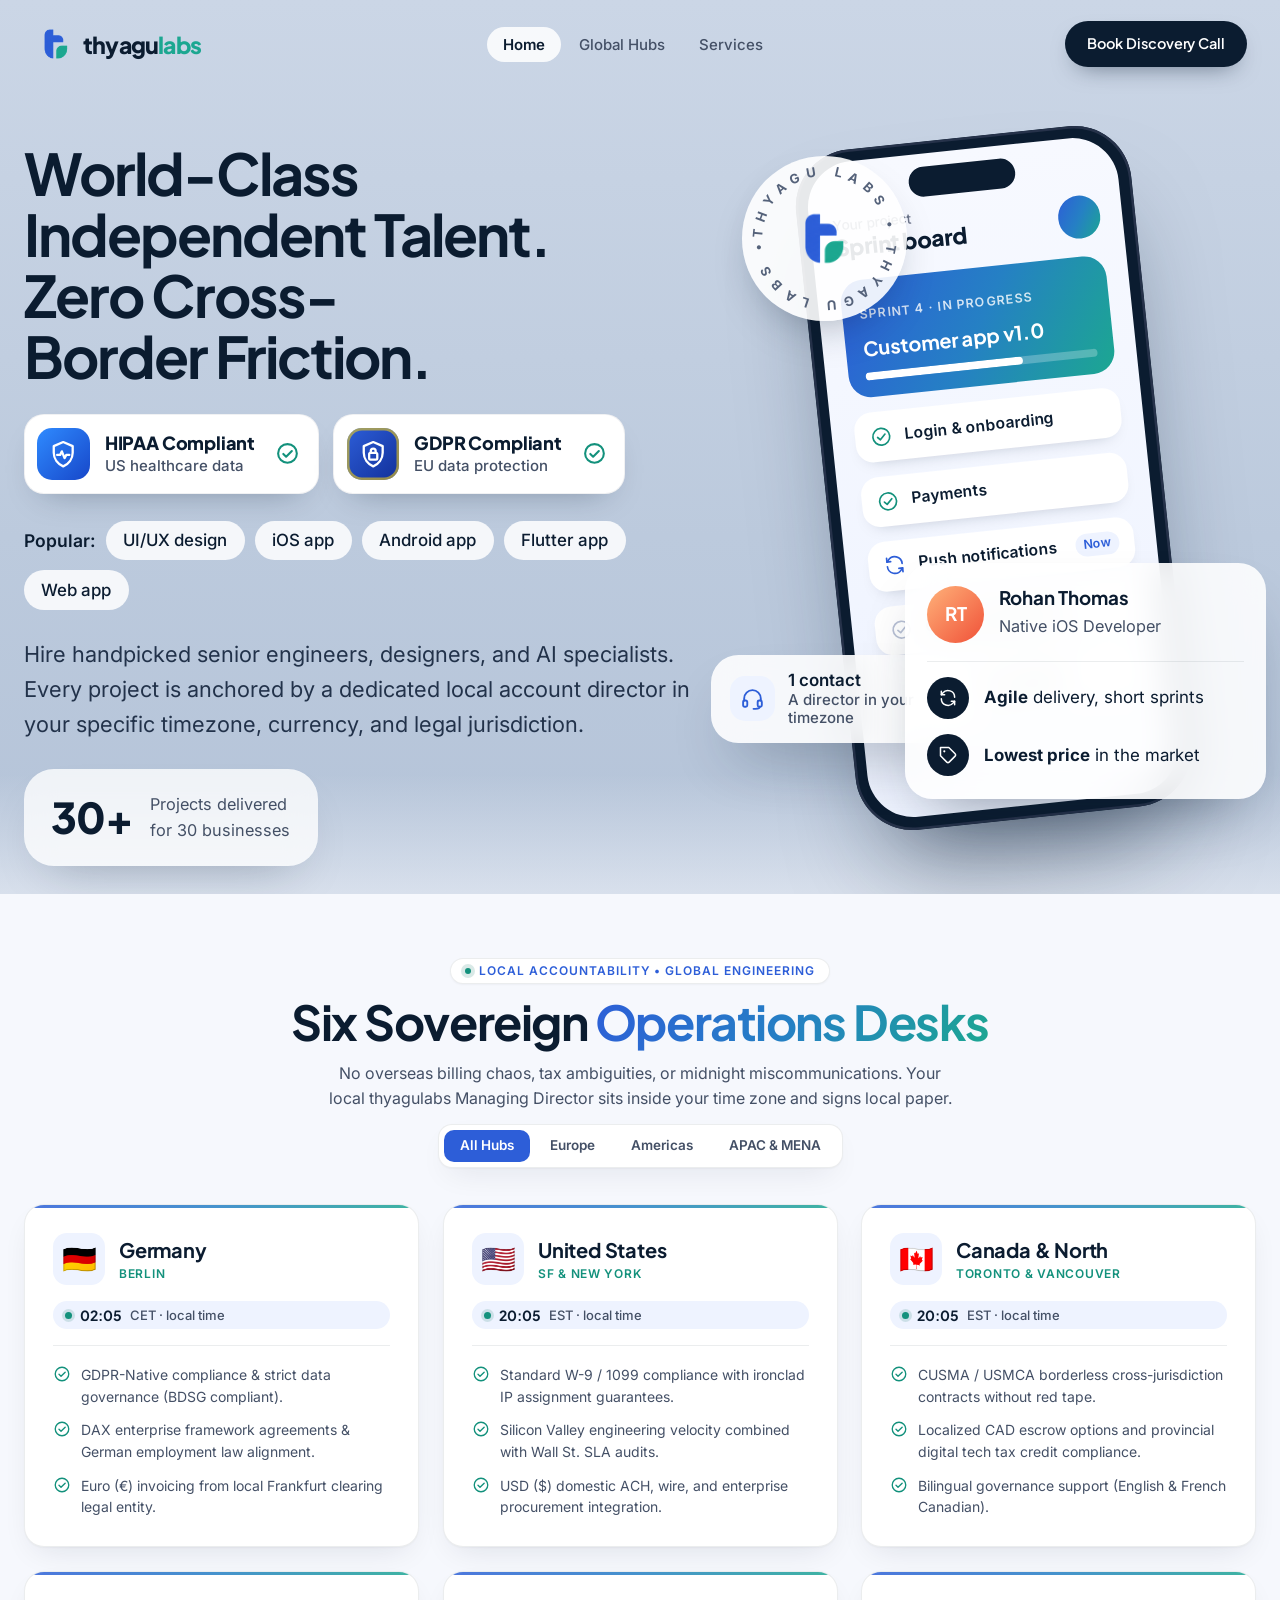
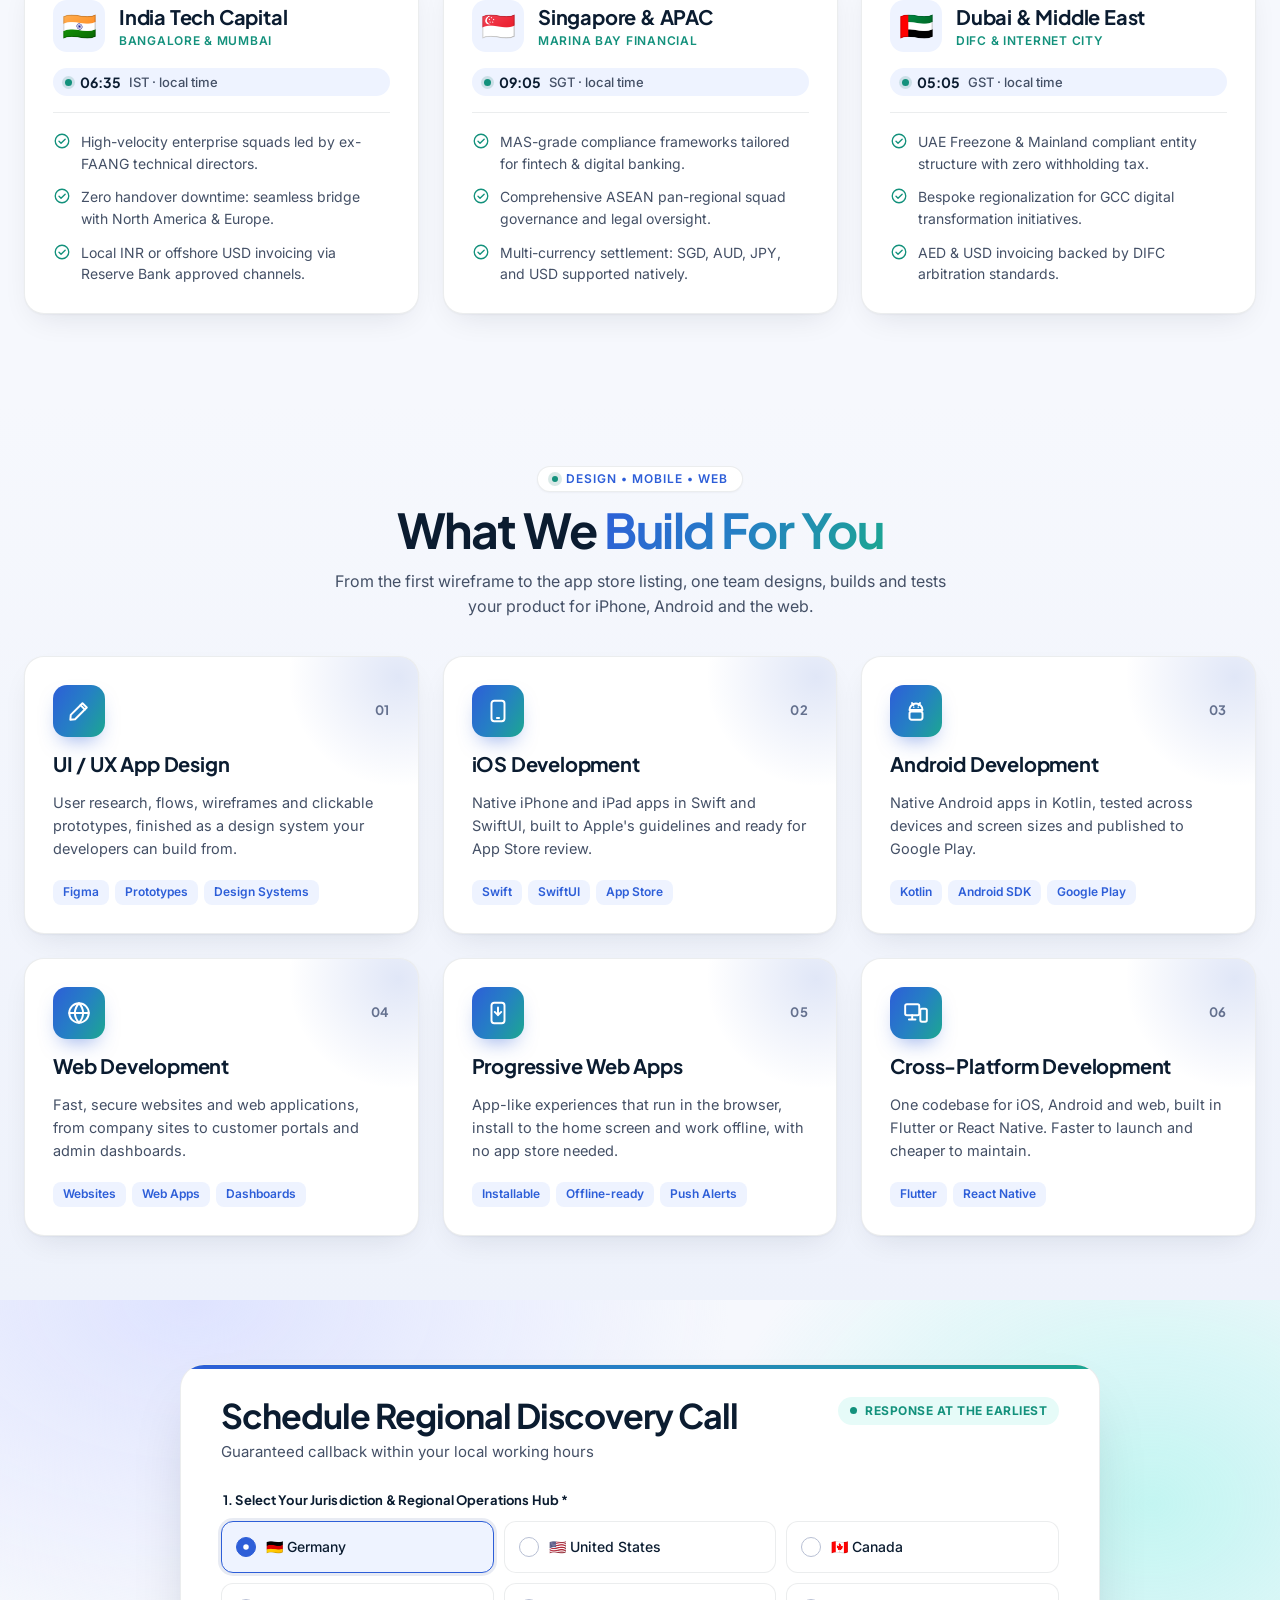
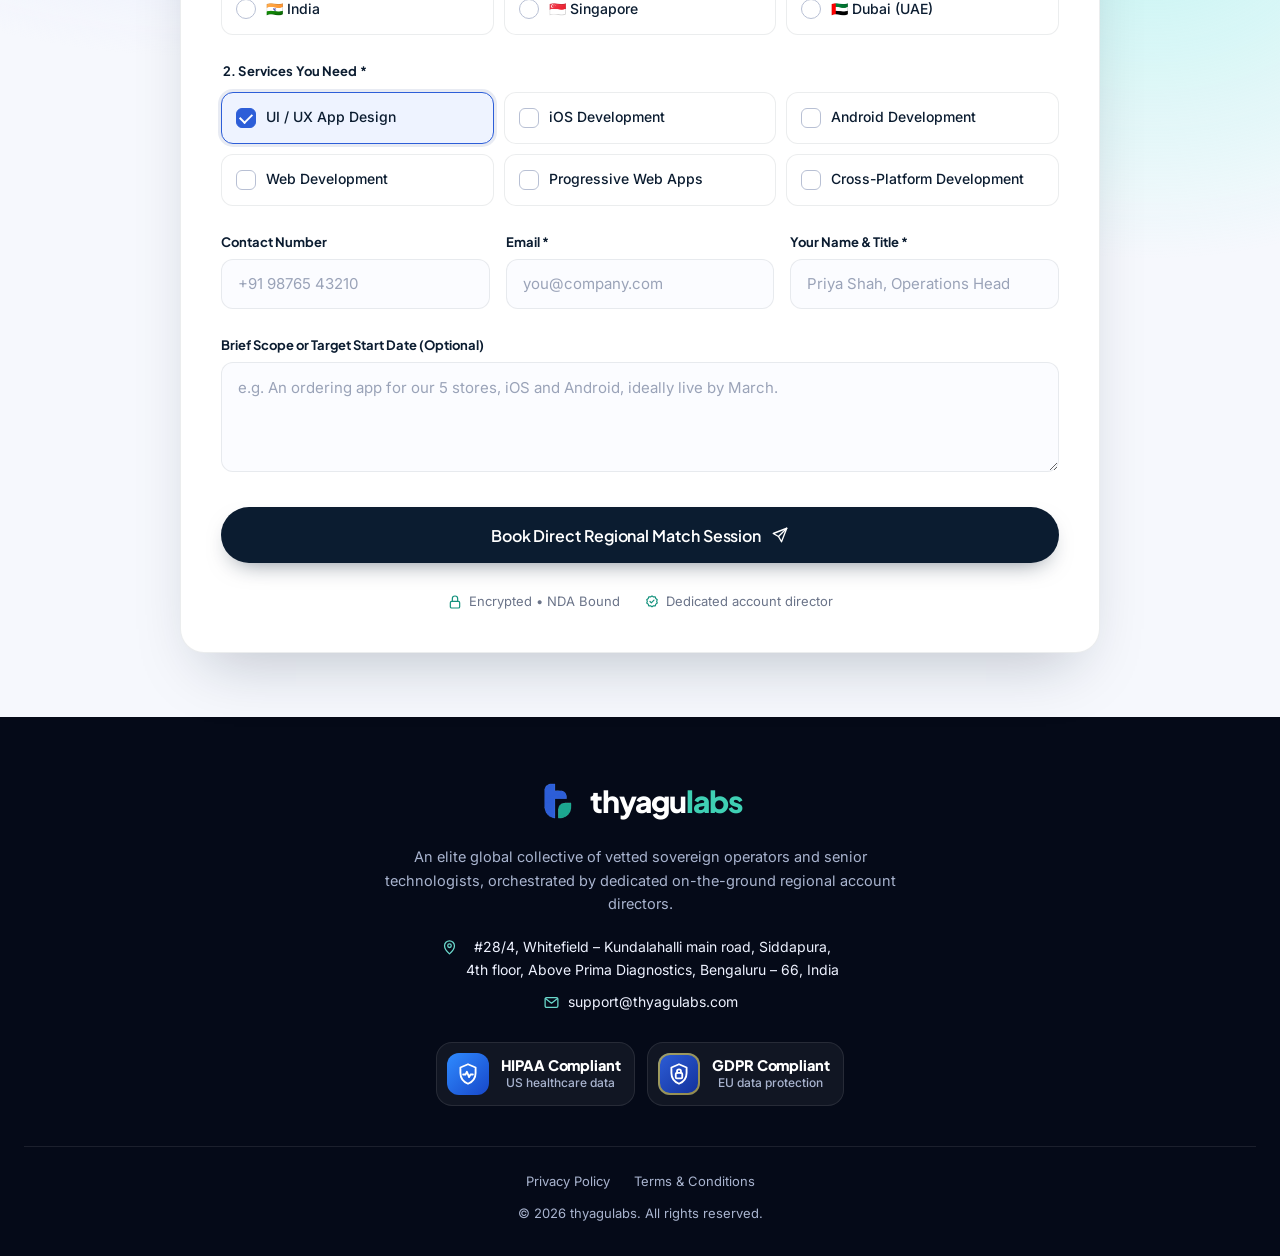
<file: index.html>
<!DOCTYPE html>
<html lang="en">
<head>
<meta charset="utf-8">
<meta name="viewport" content="width=device-width, initial-scale=1">
<title>thyagulabs — Mobile, Web &amp; UI/UX Development</title>
<meta name="description" content="thyagulabs designs, builds and tests iOS, Android, Flutter and web apps, with local offices in six countries.">
<meta name="theme-color" content="#2d5ed8">
<meta property="og:type" content="website">
<meta property="og:title" content="thyagulabs — Mobile, Web &amp; UI/UX Development">
<meta property="og:description" content="iOS, Android, Flutter and web apps designed, built and tested by one team, with local offices in six countries.">
<meta property="og:image" content="assets/logo-full.png">
<link rel="icon" type="image/png" href="assets/favicon.png">
<link rel="apple-touch-icon" href="assets/apple-touch-icon.png">
<link rel="preconnect" href="https://fonts.googleapis.com">
<link rel="preconnect" href="https://fonts.gstatic.com" crossorigin>
<link rel="stylesheet" href="https://fonts.googleapis.com/css2?family=Inter:wght@400;500;600;700&family=Plus+Jakarta+Sans:wght@500;600;700;800&display=swap">
<style>
/* Layout: dark hero → light hubs → light services → contact on a soft mesh → dark footer.
   One centred section-heading system, one 1280px content column, one 24px grid gap everywhere. */
:root {
  /* brand (from DESIGN.md) */
  --cobalt: #2d5ed8; --cobalt-deep: #00236f; --cobalt-soft: #dce1ff; --cobalt-light: #b6c4ff;
  --emerald: #13917c; --emerald-soft: #86f2e4; --emerald-light: #6bd8cb;
  /* light surfaces */
  --bg: #f6f8fd; --card: #ffffff; --tint: #eef3ff; --tint-2: #e4ecff;
  --ink: #0b1c30; --ink-2: #445066; --ink-3: #6b7489; --line: rgba(11, 28, 48, .08);
  /* night surfaces */
  --night: #050a18; --night-2: #0a1226; --night-card: rgba(255, 255, 255, .04); --night-line: rgba(255, 255, 255, .09);
  --night-ink: #eef2ff; --night-ink-2: #a9b4cf;
  --grad: linear-gradient(120deg, var(--cobalt-light) 0%, #8fe3ff 45%, var(--emerald-light) 100%);
  --grad-strong: linear-gradient(120deg, #2d5ed8 0%, #2580c4 50%, #1ca791 100%);
  --display: "Plus Jakarta Sans", "Segoe UI", system-ui, sans-serif;
  --body: "Inter", "Segoe UI", system-ui, sans-serif;
  --radius: 20px;
  --gutter: 24px;
  --shadow: 0 1px 2px rgba(11, 28, 48, .04), 0 12px 32px -12px rgba(11, 28, 48, .12);
  --shadow-lift: 0 2px 4px rgba(11, 28, 48, .04), 0 24px 48px -16px rgba(30, 58, 138, .25);
  color-scheme: light;
}
* { box-sizing: border-box; }
html { scroll-behavior: smooth; scroll-padding-top: 96px; }
body { margin: 0; background: var(--bg); color: var(--ink); font: 400 16px/1.6 var(--body); -webkit-font-smoothing: antialiased; }
::selection { background: var(--emerald-soft); color: #00201d; }
a { color: inherit; text-decoration: none; }
button { font: inherit; cursor: pointer; }
:focus-visible { outline: 2px solid var(--emerald-light); outline-offset: 3px; border-radius: 6px; }
img { max-width: 100%; }
.i { width: 1em; height: 1em; flex: none; display: inline-block; vertical-align: middle; font-size: 20px; fill: none; stroke: currentColor; stroke-width: 1.8; stroke-linecap: round; stroke-linejoin: round; }
.tab { font-variant-numeric: tabular-nums; }
.wrap { max-width: 1280px; margin: 0 auto; padding-inline: var(--gutter); }
@media (max-width: 767px) { :root { --gutter: 20px; --radius: 16px; } }

/* ---------- type ---------- */
h1, h2, h3, h4 { font-family: var(--display); margin: 0; text-wrap: balance; }
.display { font-weight: 800; font-size: clamp(40px, 6.4vw, 80px); line-height: 1.02; letter-spacing: -.04em; }
.h2 { font-weight: 700; font-size: clamp(30px, 4vw, 48px); line-height: 1.1; letter-spacing: -.03em; }
.h3 { font-weight: 700; font-size: 20px; line-height: 1.3; letter-spacing: -.01em; }
.lede { font-size: clamp(16px, 1.6vw, 19px); line-height: 1.65; }
.grad-text { background: var(--grad); -webkit-background-clip: text; background-clip: text; color: transparent; }
.grad-text-strong { background: var(--grad-strong); -webkit-background-clip: text; background-clip: text; color: transparent; }

/* ---------- shared pieces ---------- */
.eyebrow { display: inline-flex; align-items: center; gap: 8px; padding: 6px 14px; border-radius: 999px; font: 600 12px/1 var(--body); letter-spacing: .08em; text-transform: uppercase; color: var(--cobalt); background: var(--card); border: 1px solid var(--line); box-shadow: 0 1px 2px rgba(11, 28, 48, .04); }
.eyebrow::before { content: ""; width: 6px; height: 6px; border-radius: 50%; background: var(--emerald); box-shadow: 0 0 0 4px rgba(0, 106, 97, .15); }
.night .eyebrow { color: var(--night-ink); background: rgba(255, 255, 255, .06); border-color: var(--night-line); box-shadow: none; }
.night .eyebrow::before { background: var(--emerald-light); box-shadow: 0 0 0 4px rgba(107, 216, 203, .18); }
section.band { padding-block: 64px; position: relative; }
@media (max-width: 767px) { section.band { padding-block: 44px; } }
.sh { display: flex; flex-direction: column; align-items: center; text-align: center; max-width: 760px; margin: 0 auto 36px; gap: 12px; }
.sh p { margin: 0; color: var(--ink-2); max-width: 640px; }
.night .sh p { color: var(--night-ink-2); }
@media (max-width: 767px) { .sh { margin-bottom: 28px; } }

.btn { display: inline-flex; align-items: center; justify-content: center; gap: 10px; min-height: 52px; padding: 0 28px; border-radius: 999px; border: 0; font: 600 15px/1.2 var(--display); letter-spacing: -.005em; white-space: nowrap; transition: transform .2s ease, box-shadow .2s ease, background .2s ease, border-color .2s ease; }
.btn .i { font-size: 18px; transition: transform .2s ease; }
.btn:hover .i { transform: translateX(3px); }
.btn-primary { color: #fff; background: var(--ink); box-shadow: 0 10px 24px -12px rgba(11, 28, 48, .6); }
.btn-primary:hover { transform: translateY(-2px); background: var(--cobalt); box-shadow: 0 14px 30px -12px rgba(30, 58, 138, .6); }
.btn-outline { color: var(--ink); background: transparent; border: 1.5px solid var(--ink); }
.btn-outline:hover { background: var(--ink); color: #fff; }
.btn-glass { color: var(--night-ink); background: rgba(255, 255, 255, .06); border: 1px solid var(--night-line); backdrop-filter: blur(12px); }
.btn-glass:hover { background: rgba(255, 255, 255, .1); border-color: rgba(255, 255, 255, .2); }
.btn-sm { min-height: 46px; padding: 0 22px; font-size: 14.5px; }

.card { background: var(--card); border: 1px solid var(--line); border-radius: var(--radius); box-shadow: var(--shadow); transition: transform .25s ease, box-shadow .25s ease, border-color .25s ease; position: relative; }
.card:hover { transform: translateY(-4px); box-shadow: var(--shadow-lift); border-color: rgba(30, 58, 138, .18); }
.tag { display: inline-flex; align-items: center; padding: 5px 10px; border-radius: 8px; background: var(--tint); color: var(--cobalt); font: 600 12px/1.2 var(--body); }

/* scroll reveal: content is visible by default; JS only adds the motion */
.js .reveal { opacity: 0; transform: translateY(18px); transition: opacity .6s ease, transform .6s cubic-bezier(.2, .7, .2, 1); }
.js .reveal.in { opacity: 1; transform: none; }
@media (prefers-reduced-motion: reduce) {
  html { scroll-behavior: auto; }
  *, *::before, *::after { animation: none !important; transition: none !important; }
  .js .reveal { opacity: 1; transform: none; }
}

/* ---------- header (transparent over the hero, frosted once you scroll) ---------- */
.top { position: fixed; z-index: 50; inset: 12px 0 auto; padding-inline: var(--gutter); pointer-events: none; }
.top .bar { pointer-events: auto; max-width: 1280px; margin: 0 auto; height: 64px; padding: 0 8px 0 14px; display: flex; align-items: center; gap: 16px; border-radius: 999px; border: 1px solid transparent; transition: background .3s ease, border-color .3s ease, box-shadow .3s ease; }
.top.scrolled .bar { background: rgba(255, 255, 255, .82); border-color: var(--line); box-shadow: 0 12px 30px -14px rgba(11, 28, 48, .25); backdrop-filter: blur(18px) saturate(160%); -webkit-backdrop-filter: blur(18px) saturate(160%); }
.brand { display: flex; align-items: center; gap: 10px; min-width: 0; color: var(--ink); }
.brand svg { flex: none; }
.brand .mark { width: 34px; height: 34px; object-fit: contain; flex: none; }
.wm { font: 800 23px/1 var(--display); letter-spacing: -.035em; color: var(--ink); }
.wm em { font-style: normal; color: #1ca791; }
nav.main { flex: 1; display: flex; justify-content: center; gap: 2px; }
nav.main a { padding: 10px 16px; border-radius: 999px; font: 500 15px/1 var(--body); color: var(--ink-2); white-space: nowrap; transition: color .2s, background .2s; }
nav.main a:hover { color: var(--ink); background: rgba(255, 255, 255, .55); }
nav.main a.active { color: var(--ink); background: rgba(255, 255, 255, .85); font-weight: 600; }
.top .actions { margin-left: auto; display: flex; align-items: center; gap: 8px; }
.menu-btn { display: none; width: 44px; height: 44px; border-radius: 50%; border: 1.5px solid var(--ink); background: transparent; color: var(--ink); place-items: center; }
.menu-btn .i { font-size: 20px; }
@media (max-width: 1023px) { nav.main { display: none; } .menu-btn { display: grid; } }
@media (max-width: 767px) { .top .btn-outline { display: none; } }
@media (max-width: 519px) { .top .book { display: none; } .top .bar { height: 58px; } }

.scrim { position: fixed; inset: 0; z-index: 60; background: rgba(5, 10, 24, .45); backdrop-filter: blur(6px); opacity: 0; pointer-events: none; transition: opacity .25s; }
.drawer { position: fixed; z-index: 61; inset: 0 0 0 auto; width: min(340px, 88vw); background: #fff; color: var(--ink); padding: 20px; display: flex; flex-direction: column; gap: 6px; transform: translateX(100%); transition: transform .3s cubic-bezier(.2, .7, .2, 1); overflow-y: auto; }
body.menu-open .scrim { opacity: 1; pointer-events: auto; }
body.menu-open .drawer { transform: none; }
.drawer .row { display: flex; align-items: center; justify-content: space-between; margin-bottom: 18px; }
.drawer nav a { display: block; padding: 14px 16px; border-radius: 14px; font: 600 17px/1.2 var(--display); color: var(--ink-2); }
.drawer nav a:hover, .drawer nav a.active { color: var(--ink); background: var(--tint); }
.drawer .btn { margin-top: 18px; width: 100%; }
.drawer .menu-btn { display: grid; }

/* ---------- hero ---------- */
.hero { position: relative; overflow: hidden; background: linear-gradient(180deg, #cbd6e6 0%, #bccadd 60%, #b4c3d8 100%); color: var(--ink); padding: 128px 0 80px; isolation: isolate; }
.hero::after { content: ""; position: absolute; inset: auto 0 0; height: 120px; background: linear-gradient(180deg, transparent, rgba(246, 248, 253, .55)); z-index: -1; }
.hero-grid { position: relative; z-index: 1; display: grid; grid-template-columns: minmax(0, 1.12fr) minmax(0, .88fr); gap: 32px; align-items: center; margin-top: 4px; }
.hero-left { display: flex; flex-direction: column; gap: 22px; padding-top: 12px; }
.hero-h { font-weight: 700; font-size: clamp(32px, 3.6vw, 48px); line-height: 1.06; letter-spacing: -.035em; }
.hero-h span { display: block; }
.search { display: flex; align-items: center; gap: 10px; height: 64px; padding: 0 8px 0 22px; border-radius: 999px; background: #fff; box-shadow: 0 18px 40px -18px rgba(11, 28, 48, .35); max-width: 560px; }
.search .i { font-size: 22px; color: var(--ink-2); }
.search input { flex: 1; min-width: 0; border: 0; outline: 0; background: transparent; font: 400 16px/1 var(--body); color: var(--ink); }
.search input::placeholder { color: #8892a6; }
.search button { width: 48px; height: 48px; flex: none; border: 0; border-radius: 50%; display: grid; place-items: center; background: var(--ink); color: #fff; transition: background .2s, transform .2s; }
.search button:hover { background: var(--cobalt); transform: translateX(2px); }
.search button .i { color: #fff; font-size: 20px; }
.search:focus-within { box-shadow: 0 0 0 3px rgba(30, 58, 138, .25), 0 18px 40px -18px rgba(11, 28, 48, .35); }
.popular { display: flex; flex-wrap: wrap; align-items: center; gap: 8px; font: 600 14px/1 var(--body); }
.popular button { border: 0; padding: 9px 14px; border-radius: 999px; background: rgba(255, 255, 255, .85); color: var(--ink); font: 500 13.5px/1 var(--body); transition: background .2s, transform .2s; }
.popular button:hover { background: #fff; transform: translateY(-1px); }
.hero-sub { margin: 0; max-width: 560px; font-size: 17.5px; line-height: 1.6; color: #22324a; }
.trusted { display: flex; align-items: center; justify-content: space-between; gap: 20px; flex-wrap: wrap; max-width: 560px; padding: 18px 22px; border-radius: 24px; background: rgba(255, 255, 255, .78); backdrop-filter: blur(12px); box-shadow: 0 18px 40px -22px rgba(11, 28, 48, .35); }
.trusted .num b { display: block; font: 800 34px/1 var(--display); letter-spacing: -.03em; }
.trusted { width: fit-content; }
.trusted .num { display: flex; align-items: center; gap: 14px; text-align: left; }
.trusted .num small { display: block; margin-top: 0; font-size: 13px; color: var(--ink-2); }

.hero-right { position: relative; min-height: 560px; }
.phone { position: absolute; left: 50%; top: 50%; width: 270px; height: 548px; margin: -274px 0 0 -135px; border-radius: 46px; padding: 10px; background: #0b1c30; box-shadow: 0 50px 80px -30px rgba(11, 28, 48, .55), inset 0 0 0 2px #26324a; transform: rotate(-6deg); }
.phone .screen { position: relative; height: 100%; border-radius: 37px; overflow: hidden; background: linear-gradient(180deg, #f7f9ff, #eef3ff); padding: 44px 18px 18px; display: flex; flex-direction: column; gap: 12px; }
.phone .screen::before { content: ""; position: absolute; top: 10px; left: 50%; width: 86px; height: 24px; margin-left: -43px; border-radius: 999px; background: #0b1c30; }
.app-top { display: flex; align-items: center; justify-content: space-between; }
.app-top small { display: block; font: 500 11px/1.2 var(--body); color: var(--ink-3); }
.app-top b { font: 800 18px/1.15 var(--display); letter-spacing: -.02em; }
.app-top .dot { width: 34px; height: 34px; border-radius: 50%; background: var(--grad-strong); }
.sprint { padding: 14px; border-radius: 18px; color: #fff; background: var(--grad-strong); }
.sprint small { font: 600 10px/1 var(--body); letter-spacing: .1em; text-transform: uppercase; opacity: .8; }
.sprint b { display: block; margin: 6px 0 10px; font: 700 16px/1.2 var(--display); }
.sprint .bar2 { height: 6px; border-radius: 999px; background: rgba(255, 255, 255, .25); overflow: hidden; }
.sprint .bar2 i { display: block; height: 100%; width: 68%; border-radius: inherit; background: #fff; animation: fill 2.4s cubic-bezier(.2, .7, .2, 1) both .4s; }
@keyframes fill { from { width: 8%; } }
.task { display: flex; align-items: center; gap: 10px; padding: 11px 12px; border-radius: 14px; background: #fff; box-shadow: 0 6px 14px -10px rgba(11, 28, 48, .35); font: 600 12.5px/1.2 var(--body); }
.task .i { font-size: 18px; color: var(--emerald); }
.task.todo .i { color: #b8c0d4; }
.task.now .i { color: var(--cobalt); }
.task em { margin-left: auto; font-style: normal; font: 600 10px/1 var(--body); padding: 4px 7px; border-radius: 999px; background: var(--tint); color: var(--cobalt); }

.rot { position: absolute; left: 2%; top: 4%; width: 132px; height: 132px; border-radius: 50%; background: rgba(255, 255, 255, .9); display: grid; place-items: center; box-shadow: 0 16px 36px -16px rgba(11, 28, 48, .4); z-index: 2; }
.rot svg.ring { position: absolute; inset: 0; width: 100%; height: 100%; animation: spin-slow 22s linear infinite; }
.rot svg.ring text { font: 700 10.5px var(--body); letter-spacing: .26em; fill: #55627a; text-transform: uppercase; }
@keyframes spin-slow { to { transform: rotate(360deg); } }

.float { position: absolute; z-index: 3; background: rgba(255, 255, 255, .88); backdrop-filter: blur(14px); -webkit-backdrop-filter: blur(14px); border-radius: 22px; box-shadow: 0 24px 50px -22px rgba(11, 28, 48, .45); animation: bob 6s ease-in-out infinite; }
@keyframes bob { 50% { transform: translateY(-8px); } }
.float.profile { right: -2%; bottom: 4%; width: 290px; padding: 18px; }
.profile .who { display: flex; align-items: center; gap: 12px; padding-bottom: 14px; border-bottom: 1px solid var(--line); }
.profile .av { width: 46px; height: 46px; border-radius: 50%; display: grid; place-items: center; color: #fff; font: 700 15px/1 var(--display); background: linear-gradient(135deg, #ffb27a, #f05138); }
.profile .who b { display: block; font: 700 15px/1.2 var(--display); }
.profile .who small { font-size: 13px; color: var(--ink-2); }
.profile .row { display: flex; align-items: center; gap: 12px; margin-top: 12px; font-size: 13.5px; color: var(--ink); }
.profile .row b { font-weight: 700; }
.profile .row .ib { width: 34px; height: 34px; flex: none; border-radius: 50%; display: grid; place-items: center; background: var(--ink); color: #fff; }
.profile .row .ib .i { font-size: 16px; }
.float.chip { left: -4%; bottom: 12%; padding: 12px 16px; display: flex; align-items: center; gap: 10px; font: 600 13.5px/1.25 var(--body); animation-delay: -3s; max-width: 220px; }
.float.chip .ib { width: 36px; height: 36px; flex: none; border-radius: 12px; display: grid; place-items: center; background: var(--tint); color: var(--cobalt); }
.float.chip small { display: block; font-weight: 500; color: var(--ink-2); font-size: 12px; }


/* Desktop: the original 128px gap under the menu stays fixed. The hero content (left and right)
   is then scaled by script so that the "Meet Our Team" card ends just above the bottom of the
   screen: no cut-off, and no empty band underneath. */
@media (min-width: 1024px) {
  .hero { padding: 128px 0 28px; }
  .hero-grid { margin-top: 0; align-items: start; }
}
@media (max-width: 1023px) {
  .hero { padding-top: 120px; }
  .hero-grid { grid-template-columns: minmax(0, 1fr); gap: 24px; }
  .hero-left { align-items: center; text-align: center; }
  .hero-left > * { width: 100%; max-width: 600px; }
  .popular { justify-content: center; }
  .trusted { margin-inline: auto; }
  .hero-right { min-height: 600px; max-width: 560px; width: 100%; margin: 0 auto; }
  .float.chip { left: 0; }
  .float.profile { right: 0; }
}
@media (max-width: 519px) {
  .hero { padding: 104px 0 48px; }
  .search { height: 58px; padding-left: 18px; }
  .search input { font-size: 15px; }
  .popular > span { width: 100%; text-align: center; }
  .trusted { justify-content: center; text-align: center; padding: 16px; }
  .hero-right { min-height: 520px; }
  .phone { transform: rotate(-5deg) scale(.82); }
  .rot { width: 104px; height: 104px; left: 0; top: 0; }
  .rot svg.ring text { font-size: 9px; }
  .float.profile { width: 236px; right: 0; bottom: 2%; padding: 14px; }
  .float.chip { left: auto; right: 0; top: 6%; bottom: auto; max-width: 180px; padding: 10px 12px; font-size: 12.5px; }
}
@media (max-width: 359px) { .float.chip { display: none; } }

/* compliance badges */
.compliance { display: flex; flex-wrap: wrap; gap: 12px; }
.cbadge { display: inline-flex; align-items: center; gap: 12px; padding: 10px 14px 10px 10px; border-radius: 16px; background: #fff; border: 1px solid rgba(11, 28, 48, .06); box-shadow: 0 12px 28px -16px rgba(11, 28, 48, .4); }
.cicon { width: 42px; height: 42px; flex: none; border-radius: 12px; display: grid; place-items: center; color: #fff; }
.cicon svg { width: 26px; height: 26px; fill: none; stroke: currentColor; stroke-width: 1.7; stroke-linecap: round; stroke-linejoin: round; }
.hipaa .cicon { background: linear-gradient(135deg, #2f8bff, #1747c9); }
.gdpr .cicon { background: linear-gradient(135deg, #2d5ed8, #12309a); box-shadow: inset 0 0 0 2px rgba(255, 214, 10, .55); }
.ctext b { display: block; font: 800 14.5px/1.15 var(--display); letter-spacing: -.01em; color: var(--ink); }
.ctext small { display: block; margin-top: 3px; font: 500 12px/1.2 var(--body); color: var(--ink-2); }
.cbadge .cok { width: 20px; height: 20px; flex: none; fill: none; stroke: var(--emerald); stroke-width: 2; stroke-linecap: round; stroke-linejoin: round; margin-left: 4px; }
.compliance.dark { justify-content: center; margin-top: 28px; }
.compliance.dark .cbadge { background: rgba(255, 255, 255, .05); border-color: var(--night-line); box-shadow: none; }
.compliance.dark .ctext b { color: #fff; }
.compliance.dark .ctext small { color: var(--night-ink-2); }
@media (max-width: 1023px) { .hero-left .compliance { justify-content: center; } }
@media (max-width: 419px) { .compliance { gap: 8px; } .cbadge { padding: 8px 10px 8px 8px; gap: 10px; } .cicon { width: 36px; height: 36px; } .cicon svg { width: 22px; height: 22px; } .ctext b { font-size: 13px; } .ctext small { font-size: 11px; } .cbadge .cok { display: none; } }

/* ---------- hubs ---------- */
.filters { display: inline-flex; flex-wrap: wrap; justify-content: center; gap: 4px; padding: 5px; border-radius: 14px; background: var(--card); border: 1px solid var(--line); box-shadow: var(--shadow); }
.filters button { border: 0; padding: 9px 16px; border-radius: 10px; background: transparent; color: var(--ink-2); font: 600 13.5px/1 var(--body); transition: background .2s, color .2s; }
.filters button:hover { color: var(--ink); background: var(--tint); }
.filters button[aria-pressed="true"] { color: #fff; background: var(--cobalt); }
.grid3 { display: grid; grid-template-columns: repeat(3, minmax(0, 1fr)); gap: 24px; }
@media (max-width: 1023px) { .grid3 { grid-template-columns: repeat(2, minmax(0, 1fr)); } }
@media (max-width: 679px) { .grid3 { grid-template-columns: minmax(0, 1fr); } }
.hub { padding: 28px; display: flex; flex-direction: column; gap: 18px; overflow: hidden; animation: pop .45s cubic-bezier(.2, .7, .2, 1) both; }
.hub::before { content: ""; position: absolute; inset: 0 0 auto; height: 3px; background: var(--grad-strong); opacity: .85; }
@keyframes pop { from { opacity: 0; transform: translateY(10px) scale(.98); } }
.hub .head { display: flex; align-items: center; gap: 14px; }
.hub .flag { width: 52px; height: 52px; flex: none; border-radius: 14px; display: grid; place-items: center; font-size: 28px; background: var(--tint); }
.hub .city { font: 600 12px/1.2 var(--body); letter-spacing: .06em; text-transform: uppercase; color: var(--emerald); margin-top: 4px; }
.hub .clock { align-self: start; display: inline-flex; align-items: center; gap: 8px; padding: 7px 12px; border-radius: 999px; background: var(--tint); font: 500 13px/1 var(--body); color: var(--ink-2); }
.hub .clock b { font: 700 14px/1 var(--display); color: var(--ink); }
.hub .clock::before { content: ""; width: 7px; height: 7px; border-radius: 50%; background: var(--emerald); box-shadow: 0 0 0 3px rgba(0, 106, 97, .15); animation: blink 2s ease-in-out infinite; }
/* line up title, clock and bullet lists across cards in the same row */
@supports (grid-template-rows: subgrid) { .grid3 { row-gap: 0; } .hub { display: grid; grid-row: span 3; grid-template-rows: subgrid; row-gap: 16px; margin-bottom: 24px; } }
.hub ul { list-style: none; margin: 0; padding: 18px 0 0; align-content: start; border-top: 1px solid var(--line); display: grid; gap: 12px; }
.hub li { display: flex; gap: 10px; font-size: 14px; line-height: 1.55; color: var(--ink-2); }
.hub li .i { font-size: 18px; color: var(--emerald); margin-top: 1px; }

/* ---------- services ---------- */
#expertise { background: linear-gradient(180deg, var(--bg) 0%, #eef2fb 100%); }
.svc-grid { display: grid; grid-template-columns: repeat(3, minmax(0, 1fr)); gap: 24px; }
@media (max-width: 1023px) { .svc-grid { grid-template-columns: repeat(2, minmax(0, 1fr)); } }
@media (max-width: 679px) { .svc-grid { grid-template-columns: minmax(0, 1fr); } }
.svc { padding: 28px; display: flex; flex-direction: column; gap: 14px; overflow: hidden; }
.svc::after { content: ""; position: absolute; width: 220px; height: 220px; right: -90px; top: -90px; border-radius: 50%; background: radial-gradient(closest-side, rgba(39, 83, 199, .14), transparent); transition: transform .4s ease; pointer-events: none; }
.svc:hover::after { transform: scale(1.35); }
.svc .top-row { display: flex; align-items: center; justify-content: space-between; }
.svc .ic { width: 52px; height: 52px; border-radius: 14px; display: grid; place-items: center; color: #fff; background: var(--grad-strong); box-shadow: 0 10px 20px -8px rgba(45, 94, 216, .5); }
.svc .ic .i { font-size: 26px; }
.svc .num { font: 700 13px/1 var(--display); color: var(--ink-3); letter-spacing: .04em; }
.svc p { margin: 0; font-size: 14.5px; line-height: 1.6; color: var(--ink-2); }
.svc .tags { display: flex; flex-wrap: wrap; gap: 6px; margin-top: auto; padding-top: 6px; }

 { transform: translateY(-3px); background: rgba(255, 255, 255, .07); border-color: rgba(182, 196, 255, .28); }

/* ---------- contact ---------- */
.contact { background: radial-gradient(60% 50% at 15% 0%, rgba(220, 225, 255, .9), transparent 70%), radial-gradient(50% 50% at 90% 20%, rgba(134, 242, 228, .45), transparent 70%), var(--bg); }
.formcard { max-width: 920px; margin: 0 auto; background: var(--card); border: 1px solid var(--line); border-radius: 24px; box-shadow: 0 30px 60px -24px rgba(11, 28, 48, .25); overflow: hidden; position: relative; }
.formcard::before { content: ""; position: absolute; inset: 0 0 auto; height: 4px; background: var(--grad-strong); }
.fh { padding: 32px 40px 0; display: flex; flex-wrap: wrap; align-items: flex-start; justify-content: space-between; gap: 12px 16px; }
.fh p { margin: 6px 0 0; color: var(--ink-2); font-size: 15px; }
.sla { display: inline-flex; align-items: center; gap: 8px; padding: 8px 12px; border-radius: 999px; background: #e6fbf8; color: var(--emerald); font: 700 12px/1 var(--body); letter-spacing: .04em; text-transform: uppercase; white-space: nowrap; }
.sla::before { content: ""; width: 7px; height: 7px; border-radius: 50%; background: var(--emerald); animation: blink 2s ease-in-out infinite; }
@keyframes blink { 50% { opacity: .35; } }
form { padding: 28px 40px 40px; display: grid; grid-template-columns: minmax(0, 1fr); gap: 28px; }
@media (max-width: 639px) { .fh { padding: 24px 20px 0; } form { padding: 24px 20px 24px; } }
fieldset { border: 0; margin: 0; padding: 0; min-width: 0; min-inline-size: 0; }
.flabel { display: block; margin-bottom: 12px; font: 700 13px/1.3 var(--display); letter-spacing: .01em; color: var(--ink); }
.tiles { display: grid; gap: 10px; }
.tiles.r { grid-template-columns: repeat(3, minmax(0, 1fr)); }
.tiles.d { grid-template-columns: repeat(3, minmax(0, 1fr)); }
@media (max-width: 679px) { .tiles.r, .tiles.d { grid-template-columns: repeat(2, minmax(0, 1fr)); } }
@media (max-width: 379px) { .tiles.r, .tiles.d { grid-template-columns: minmax(0, 1fr); } }
.tile { position: relative; display: flex; align-items: center; gap: 10px; min-height: 52px; padding: 12px 14px; border-radius: 12px; border: 1.5px solid var(--line); background: var(--card); cursor: pointer; font: 500 14px/1.35 var(--body); transition: border-color .2s, background .2s, box-shadow .2s; }
.tile:hover { border-color: rgba(30, 58, 138, .35); }
.tile input { position: absolute; opacity: 0; pointer-events: none; }
.tile .mark { width: 20px; height: 20px; flex: none; border: 1.5px solid #b8c0d4; border-radius: 6px; display: grid; place-items: center; transition: all .2s; }
.tiles.r .tile .mark { border-radius: 50%; }
.tile .mark::after { content: ""; width: 10px; height: 10px; border-radius: inherit; background: #fff; transform: scale(0); transition: transform .2s; }
.tiles.d .tile .mark::after { width: 6px; height: 10px; border-radius: 0; background: transparent; border: solid #fff; border-width: 0 2px 2px 0; transform: rotate(45deg) scale(0); margin-top: -2px; }
.tile:has(input:checked) { border-color: var(--cobalt); background: var(--tint); box-shadow: 0 0 0 3px rgba(30, 58, 138, .1); }
.tile:has(input:checked) .mark { background: var(--cobalt); border-color: var(--cobalt); }
.tiles.r .tile:has(input:checked) .mark::after { transform: scale(.55); }
.tiles.d .tile:has(input:checked) .mark::after { transform: rotate(45deg) scale(1); }
.tile:has(input:focus-visible) { outline: 2px solid var(--emerald); outline-offset: 2px; }
.three { display: grid; grid-template-columns: repeat(3, minmax(0, 1fr)); gap: 16px; }
@media (max-width: 767px) { .three { grid-template-columns: minmax(0, 1fr); gap: 20px; } }
.field label { display: block; margin-bottom: 8px; font: 700 13px/1.3 var(--display); }
.field input, .field textarea { width: 100%; min-height: 50px; padding: 0 16px; border-radius: 12px; border: 1.5px solid var(--line); background: #fbfcff; color: var(--ink); font: 400 15px/1.4 var(--body); transition: border-color .2s, box-shadow .2s, background .2s; }
.field textarea { min-height: 110px; padding: 14px 16px; resize: vertical; }
.field input:focus, .field textarea:focus { outline: none; background: #fff; border-color: var(--cobalt); box-shadow: 0 0 0 4px rgba(30, 58, 138, .12); }
.field input::placeholder, .field textarea::placeholder { color: #9aa3b8; }
.field.bad input { border-color: #ba1a1a; }
.err { margin-top: 8px; font-size: 13px; line-height: 1.3; color: #ba1a1a; }
.submit { width: 100%; min-height: 56px; height: auto; padding: 14px 20px; white-space: normal; text-align: center; font-size: 16px; }
.spin { width: 16px; height: 16px; border: 2px solid rgba(255, 255, 255, .4); border-top-color: #fff; border-radius: 50%; animation: spin .8s linear infinite; }
@keyframes spin { to { transform: rotate(360deg); } }
.ok { display: flex; align-items: center; justify-content: center; gap: 10px; padding: 18px; border-radius: 14px; background: #e6fbf8; color: #00201d; text-align: center; font-weight: 600; }
.ok .i { color: var(--emerald); }
.fail { padding: 14px; border-radius: 12px; background: #ffdad6; color: #93000a; font-size: 14px; }
.trust { display: flex; flex-wrap: wrap; justify-content: center; gap: 8px 24px; font-size: 13px; color: var(--ink-3); }
.trust span { display: inline-flex; align-items: center; gap: 6px; }
.trust .i { font-size: 16px; color: var(--emerald); }

/* ---------- footer ---------- */
footer { background: var(--night); color: var(--night-ink-2); padding: 64px 0 32px; text-align: center; }
.fbrand { display: inline-flex; align-items: center; gap: 12px; color: #fff; }
.fbrand img { width: 40px; height: 40px; object-fit: contain; }
.fbrand .wm { font-size: 30px; color: #fff; }
.fbrand .wm em { color: #3fd0b4; }
.fbrand .pill { padding: 6px 10px; border-radius: 999px; background: rgba(107, 216, 203, .12); color: var(--emerald-light); font: 700 11px/1 var(--body); letter-spacing: .1em; text-transform: uppercase; }
footer .about { max-width: 520px; margin: 16px auto 0; font-size: 14.5px; line-height: 1.65; }
footer .cert { margin-top: 16px; display: inline-flex; align-items: center; gap: 8px; font-size: 13px; font-weight: 500; color: var(--night-ink); }
footer .cert .i { font-size: 18px; color: var(--emerald-light); }
footer .faddr { margin: 20px auto 0; max-width: 560px; display: flex; flex-direction: column; align-items: center; gap: 10px; font-style: normal; font-size: 14px; line-height: 1.6; color: var(--night-ink); }
footer .faddr span, footer .faddr a { display: inline-flex; align-items: flex-start; gap: 8px; text-align: center; }
footer .faddr .i { font-size: 17px; margin-top: 3px; color: var(--emerald-light); flex: none; }
footer .faddr a:hover { color: #fff; }
@media (max-width: 599px) { footer .faddr br { display: none; } }
.fbottom { margin-top: 40px; padding-top: 24px; border-top: 1px solid var(--night-line); display: flex; flex-direction: column; align-items: center; gap: 12px; font-size: 13px; }
.fbottom nav { display: flex; flex-wrap: wrap; justify-content: center; gap: 8px 24px; }
.fbottom a:hover { color: #fff; }

.toast { position: fixed; left: 50%; bottom: 24px; z-index: 70; transform: translate(-50%, 20px); width: min(440px, calc(100vw - 32px)); padding: 14px 18px; border-radius: 14px; background: var(--night-2); color: #fff; border: 1px solid var(--night-line); font-size: 14px; box-shadow: 0 20px 40px -12px rgba(0, 0, 0, .4); opacity: 0; pointer-events: none; transition: opacity .2s, transform .2s; }
.toast.show { opacity: 1; transform: translate(-50%, 0); }
</style>
</head>
<body>
<svg width="0" height="0" style="position:absolute" aria-hidden="true"><symbol id="i-pin" viewBox="0 0 24 24"><path d="M12 21s-7-6.2-7-11.5a7 7 0 0 1 14 0C19 14.8 12 21 12 21z"/><circle cx="12" cy="9.5" r="2.5"/></symbol><symbol id="i-mail" viewBox="0 0 24 24"><rect x="3" y="5" width="18" height="14" rx="2"/><path d="M3.5 6.5l8.5 6.5 8.5-6.5"/></symbol><symbol id="i-search" viewBox="0 0 24 24"><circle cx="11" cy="11" r="7"/><path d="M20 20l-3.5-3.5"/></symbol><symbol id="i-menu" viewBox="0 0 24 24"><path d="M4 7h16M4 12h16M4 17h16"/></symbol><symbol id="i-close" viewBox="0 0 24 24"><path d="M6 6l12 12M18 6L6 18"/></symbol><symbol id="i-arrow_forward" viewBox="0 0 24 24"><path d="M5 12h14M13 6l6 6-6 6"/></symbol><symbol id="i-groups" viewBox="0 0 24 24"><circle cx="9" cy="8" r="3.2"/><path d="M3 19.5c0-3.3 2.7-5.6 6-5.6s6 2.3 6 5.6"/><circle cx="17" cy="9" r="2.5"/><path d="M16.6 13.7c2.5.3 4.4 2.2 4.4 4.9"/></symbol><symbol id="i-check_circle" viewBox="0 0 24 24"><circle cx="12" cy="12" r="9"/><path d="M8 12.4l2.7 2.7L16.2 9.6"/></symbol><symbol id="i-sell" viewBox="0 0 24 24"><path d="M20.6 13.4l-7.2 7.2a2 2 0 0 1-2.8 0L3 13V3h10l7.6 7.6a2 2 0 0 1 0 2.8z"/><circle cx="7.6" cy="7.6" r="1.3" fill="currentColor" stroke="none"/></symbol><symbol id="i-autorenew" viewBox="0 0 24 24"><path d="M20 11a8 8 0 0 0-14.3-4.9L4 8"/><path d="M4 4v4h4"/><path d="M4 13a8 8 0 0 0 14.3 4.9L20 16"/><path d="M20 20v-4h-4"/></symbol><symbol id="i-support_agent" viewBox="0 0 24 24"><path d="M4 14v-2a8 8 0 0 1 16 0v2"/><rect x="3" y="14" width="4" height="6" rx="1.5"/><rect x="17" y="14" width="4" height="6" rx="1.5"/><path d="M19 20c0 1.1-1.8 2-4 2h-2"/></symbol><symbol id="i-design_services" viewBox="0 0 24 24"><path d="M15.2 4.8l4 4L8.4 19.6 4 20l.4-4.4z"/><path d="M13.4 6.6l4 4"/></symbol><symbol id="i-phone_iphone" viewBox="0 0 24 24"><rect x="6" y="2.5" width="12" height="19" rx="2.5"/><path d="M11 18.5h2"/></symbol><symbol id="i-android" viewBox="0 0 24 24"><path d="M6 11a6 6 0 0 1 12 0z"/><rect x="6" y="12.5" width="12" height="7.5" rx="2"/><path d="M8.3 4.6l1.3 2.1M15.7 4.6l-1.3 2.1"/><circle cx="10" cy="8.6" r=".7" fill="currentColor" stroke="none"/><circle cx="14" cy="8.6" r=".7" fill="currentColor" stroke="none"/></symbol><symbol id="i-language" viewBox="0 0 24 24"><circle cx="12" cy="12" r="9"/><path d="M3 12h18M12 3c2.5 2.7 3.8 5.7 3.8 9s-1.3 6.3-3.8 9c-2.5-2.7-3.8-5.7-3.8-9S9.5 5.7 12 3z"/></symbol><symbol id="i-install_mobile" viewBox="0 0 24 24"><rect x="6" y="2.5" width="12" height="19" rx="2.5"/><path d="M12 7v7M9 11l3 3 3-3"/></symbol><symbol id="i-devices" viewBox="0 0 24 24"><rect x="2" y="4" width="13" height="10" rx="1.5"/><path d="M5.5 18h6M8.5 14v4"/><rect x="16" y="8" width="6" height="12" rx="1.5"/></symbol><symbol id="i-dns" viewBox="0 0 24 24"><rect x="3" y="4" width="18" height="7" rx="2"/><rect x="3" y="13" width="18" height="7" rx="2"/><circle cx="7" cy="7.5" r=".9" fill="currentColor" stroke="none"/><circle cx="7" cy="16.5" r=".9" fill="currentColor" stroke="none"/></symbol><symbol id="i-fact_check" viewBox="0 0 24 24"><rect x="5" y="4" width="14" height="17" rx="2"/><path d="M9 3h6v3H9z"/><path d="M9 13l2 2 4-4"/></symbol><symbol id="i-schedule_send" viewBox="0 0 24 24"><path d="M21 3L10 14"/><path d="M21 3l-7 18-4-7-7-4z"/></symbol><symbol id="i-lock" viewBox="0 0 24 24"><rect x="5" y="11" width="14" height="10" rx="2"/><path d="M8 11V7a4 4 0 0 1 8 0v4"/></symbol><symbol id="i-verified" viewBox="0 0 24 24"><path d="M12 2.8l2.2 1.6 2.7-.1.8 2.6 2.2 1.6-.9 2.5.9 2.6-2.2 1.6-.8 2.6-2.7-.1L12 19.2l-2.2-1.5-2.7.1-.8-2.6-2.2-1.6.9-2.6-.9-2.5 2.2-1.6.8-2.6 2.7.1z"/><path d="M9 11.2l2 2 4-4"/></symbol><symbol id="i-verified_user" viewBox="0 0 24 24"><path d="M12 3l7 3v5c0 4.5-3 8.3-7 10-4-1.7-7-5.5-7-10V6z"/><path d="M9 12l2 2 4-4"/></symbol><symbol id="i-task_alt" viewBox="0 0 24 24"><circle cx="12" cy="12" r="9"/><path d="M8 12.4l2.7 2.7L16.2 9.6"/></symbol></svg>

<header class="top" id="top-bar">
  <div class="bar">
    <a class="brand" href="#top" aria-label="thyagulabs home">
      <img class="mark" src="assets/logo-mark.png" alt="" width="34" height="34">
      <span class="wm">thyagu<em>labs</em></span>
    </a>
    <nav class="main" aria-label="Main">
      <a href="#top" data-s="top" class="active">Home</a>
      <a href="#hubs" data-s="hubs">Global Hubs</a>
      <a href="#expertise" data-s="expertise">Services</a>
    </nav>
    <div class="actions">
      <a class="btn btn-primary btn-sm book" href="#discovery">Book Discovery Call</a>
      <button class="menu-btn" type="button" aria-label="Open menu" aria-expanded="false" id="menuBtn"><svg class="i" aria-hidden="true"><use href="#i-menu"/></svg></button>
    </div>
  </div>
</header>

<div class="scrim" id="scrim"></div>
<aside class="drawer" id="drawer" aria-label="Menu">
  <div class="row">
    <span class="brand"><img class="mark" src="assets/logo-mark.png" alt="" width="34" height="34"><span class="wm">thyagu<em>labs</em></span></span>
    <button class="menu-btn" type="button" aria-label="Close menu" id="closeBtn"><svg class="i" aria-hidden="true"><use href="#i-close"/></svg></button>
  </div>
  <nav>
    <a href="#top" data-s="top" class="active">Home</a>
    <a href="#hubs" data-s="hubs">Global Hubs</a>
    <a href="#expertise" data-s="expertise">Services</a>
  </nav>
  <a class="btn btn-primary" href="#discovery">Book Discovery Call</a>
</aside>

<main>
<!-- HERO -->
<section class="hero" id="top">
  <div class="wrap">
    <div class="hero-grid">
      <div class="hero-left">
        <h1 class="hero-h">World-Class Independent Talent. <span>Zero Cross-Border Friction.</span></h1>
        <div class="compliance" aria-label="Compliance">
          <div class="cbadge hipaa"><span class="cicon"><svg viewBox="0 0 24 24" aria-hidden="true"><path d="M12 3l7 3v5c0 4.5-3 8.3-7 10-4-1.7-7-5.5-7-10V6z"/><path d="M7.5 12.5h2.2l1.3-2.6 2 5 1.3-2.4h2.2"/></svg></span><span class="ctext"><b>HIPAA Compliant</b><small>US healthcare data</small></span><svg class="cok" viewBox="0 0 24 24" aria-hidden="true"><circle cx="12" cy="12" r="9"/><path d="M8 12.4l2.7 2.7L16.2 9.6"/></svg></div>
          <div class="cbadge gdpr"><span class="cicon"><svg viewBox="0 0 24 24" aria-hidden="true"><path d="M12 3l7 3v5c0 4.5-3 8.3-7 10-4-1.7-7-5.5-7-10V6z"/><rect x="9" y="11" width="6" height="5" rx="1"/><path d="M10.2 11V9.6a1.8 1.8 0 0 1 3.6 0V11"/></svg></span><span class="ctext"><b>GDPR Compliant</b><small>EU data protection</small></span><svg class="cok" viewBox="0 0 24 24" aria-hidden="true"><circle cx="12" cy="12" r="9"/><path d="M8 12.4l2.7 2.7L16.2 9.6"/></svg></div>
        </div>
        <div class="popular"><span>Popular:</span>
          <button type="button" data-svc="UI / UX App Design">UI/UX design</button>
          <button type="button" data-svc="iOS Development">iOS app</button>
          <button type="button" data-svc="Android Development">Android app</button>
          <button type="button" data-svc="Cross-Platform Development">Flutter app</button>
          <button type="button" data-svc="Web Development">Web app</button>
        </div>
        <p class="hero-sub">Hire handpicked senior engineers, designers, and AI specialists. Every project is anchored by a dedicated local account director in your specific timezone, currency, and legal jurisdiction.</p>
        <div class="trusted">
          <div class="num"><b class="tab">30+</b><small>Projects delivered<br>for 30 businesses</small></div>
        </div>
      </div>

      <div class="hero-right" aria-hidden="true">
        <div class="rot">
          <svg class="ring" viewBox="0 0 132 132"><defs><path id="circ" d="M66,66 m-50,0 a50,50 0 1,1 100,0 a50,50 0 1,1 -100,0"/></defs><text><textPath href="#circ" textLength="312">Thyagu Labs • Thyagu Labs •</textPath></text></svg>
          <img src="assets/logo-mark.png" alt="" width="46" height="46" style="position:relative">
        </div>

        <div class="phone">
          <div class="screen">
            <div class="app-top"><div><small>Your project</small><b>Sprint board</b></div><span class="dot"></span></div>
            <div class="sprint"><small>Sprint 4 · In progress</small><b>Customer app v1.0</b><div class="bar2"><i></i></div></div>
            <div class="task"><svg class="i"><use href="#i-check_circle"/></svg>Login &amp; onboarding</div>
            <div class="task"><svg class="i"><use href="#i-check_circle"/></svg>Payments</div>
            <div class="task now"><svg class="i"><use href="#i-autorenew"/></svg>Push notifications<em>Now</em></div>
            <div class="task todo"><svg class="i"><use href="#i-check_circle"/></svg>QA on real devices</div>
            <div class="task todo"><svg class="i"><use href="#i-check_circle"/></svg>App Store release</div>
          </div>
        </div>

        <div class="float chip"><span class="ib"><svg class="i"><use href="#i-support_agent"/></svg></span><span>1 contact<small>A director in your timezone</small></span></div>

        <div class="float profile">
          <div class="who"><span class="av" id="profileAv">RT</span><div><b>Rohan Thomas</b><small>Native iOS Developer</small></div></div>
          <div class="row"><span class="ib"><svg class="i"><use href="#i-autorenew"/></svg></span><span><b>Agile</b> delivery, short sprints</span></div>
          <div class="row"><span class="ib"><svg class="i"><use href="#i-sell"/></svg></span><span><b>Lowest price</b> in the market</span></div>
        </div>
      </div>
    </div>
  </div>
</section>

<!-- HUBS -->
<section class="band" id="hubs">
  <div class="wrap">
    <div class="sh reveal">
      <span class="eyebrow">Local Accountability • Global Engineering</span>
      <h2 class="h2">Six Sovereign <span class="grad-text-strong">Operations Desks</span></h2>
      <p>No overseas billing chaos, tax ambiguities, or midnight miscommunications. Your local thyagulabs Managing Director sits inside your time zone and signs local paper.</p>
      <div class="filters" role="group" aria-label="Filter hubs by region">
        <button type="button" data-f="all" aria-pressed="true">All Hubs</button>
        <button type="button" data-f="europe" aria-pressed="false">Europe</button>
        <button type="button" data-f="americas" aria-pressed="false">Americas</button>
        <button type="button" data-f="apac" aria-pressed="false">APAC &amp; MENA</button>
      </div>
    </div>
    <div class="grid3" id="hubGrid"></div>
  </div>
</section>

<!-- SERVICES -->
<section class="band" id="expertise">
  <div class="wrap">
    <div class="sh reveal">
      <span class="eyebrow">Design • Mobile • Web</span>
      <h2 class="h2">What We <span class="grad-text-strong">Build For You</span></h2>
      <p>From the first wireframe to the app store listing, one team designs, builds and tests your product for iPhone, Android and the web.</p>
    </div>
    <div class="svc-grid" id="services"></div>
  </div>
</section>


<!-- CONTACT -->
<section class="band contact" id="discovery">
  <div class="wrap">
    <div class="formcard reveal">
      <div class="fh">
        <div>
          <h2 class="h2" style="font-size:clamp(26px,3vw,34px)">Schedule Regional Discovery Call</h2>
          <p>Guaranteed callback within your local working hours</p>
        </div>
        <span class="sla">Response at the earliest</span>
      </div>
      <form id="leadForm" novalidate>
        <fieldset>
          <legend class="flabel">1. Select Your Jurisdiction &amp; Regional Operations Hub *</legend>
          <div class="tiles r" id="regionTiles"></div>
        </fieldset>
        <fieldset>
          <legend class="flabel">2. Services You Need *</legend>
          <div class="tiles d" id="domainTiles"></div>
          <div class="err" id="domainErr" hidden>Choose at least one service.</div>
        </fieldset>
        <div class="three">
          <div class="field" id="fPhone">
            <label for="phone">Contact Number</label>
            <input id="phone" type="tel" autocomplete="tel" placeholder="+91 98765 43210">
            <div class="err" hidden></div>
          </div>
          <div class="field" id="fEmail">
            <label for="email">Email *</label>
            <input id="email" type="email" autocomplete="email" placeholder="you@company.com">
            <div class="err" hidden></div>
          </div>
          <div class="field" id="fName">
            <label for="name">Your Name &amp; Title *</label>
            <input id="name" type="text" autocomplete="name" placeholder="Priya Shah, Operations Head">
            <div class="err" hidden></div>
          </div>
        </div>
        <div class="field">
          <label for="notes">Brief Scope or Target Start Date (Optional)</label>
          <textarea id="notes" rows="3" placeholder="e.g. An ordering app for our 5 stores, iOS and Android, ideally live by March."></textarea>
        </div>
        <input type="text" id="hp" name="_honey" tabindex="-1" autocomplete="off" aria-hidden="true" style="position:absolute;left:-9999px;width:1px;height:1px;opacity:0">
        <div id="submitArea">
          <button class="btn btn-primary submit" type="submit" id="submitBtn">Book Direct Regional Match Session <svg class="i" aria-hidden="true"><use href="#i-schedule_send"/></svg></button>
        </div>
        <div class="fail" id="failMsg" hidden></div>
        <div class="trust">
          <span><svg class="i" aria-hidden="true"><use href="#i-lock"/></svg>Encrypted • NDA Bound</span>
          <span><svg class="i" aria-hidden="true"><use href="#i-verified"/></svg>Dedicated account director</span>
        </div>
      </form>
    </div>
  </div>
</section>
</main>

<footer>
  <div class="wrap">
    <div class="fbrand"><img src="assets/logo-mark.png" alt="" width="40" height="40"><span class="wm">thyagu<em>labs</em></span></div>
    <p class="about">An elite global collective of vetted sovereign operators and senior technologists, orchestrated by dedicated on-the-ground regional account directors.</p>
    <address class="faddr">
      <span><svg class="i" aria-hidden="true"><use href="#i-pin"/></svg>#28/4, Whitefield – Kundalahalli main road, Siddapura,<br>4th floor, Above Prima Diagnostics, Bengaluru – 66, India</span>
      <a href="mailto:support@thyagulabs.com"><svg class="i" aria-hidden="true"><use href="#i-mail"/></svg>support@thyagulabs.com</a>
    </address>
    <div class="compliance dark" aria-label="Compliance">
      <div class="cbadge hipaa"><span class="cicon"><svg viewBox="0 0 24 24" aria-hidden="true"><path d="M12 3l7 3v5c0 4.5-3 8.3-7 10-4-1.7-7-5.5-7-10V6z"/><path d="M7.5 12.5h2.2l1.3-2.6 2 5 1.3-2.4h2.2"/></svg></span><span class="ctext"><b>HIPAA Compliant</b><small>US healthcare data</small></span></div>
      <div class="cbadge gdpr"><span class="cicon"><svg viewBox="0 0 24 24" aria-hidden="true"><path d="M12 3l7 3v5c0 4.5-3 8.3-7 10-4-1.7-7-5.5-7-10V6z"/><rect x="9" y="11" width="6" height="5" rx="1"/><path d="M10.2 11V9.6a1.8 1.8 0 0 1 3.6 0V11"/></svg></span><span class="ctext"><b>GDPR Compliant</b><small>EU data protection</small></span></div>
    </div>
    <div class="fbottom">
      <nav aria-label="Legal">
        <a href="privacy.html">Privacy Policy</a>
        <a href="terms.html">Terms &amp; Conditions</a>
      </nav>
      <span>© <span id="year">2026</span> thyagulabs. All rights reserved.</span>
    </div>
  </div>
</footer>

<div class="toast" id="toast" role="status"></div>

<script>
(() => {
  // Discovery-call requests are emailed to this address through FormSubmit (formsubmit.co).
  // The very first submission triggers a one-time activation email to this inbox: click "Activate Form" in it.
  const LEAD_EMAIL = "support@thyagulabs.com";
  const LEAD_FORM_ENDPOINT = "https://formsubmit.co/ajax/" + LEAD_EMAIL;

  document.documentElement.classList.add("js");
  const $ = (s, r = document) => r.querySelector(s);
  const $$ = (s, r = document) => [...r.querySelectorAll(s)];
  const esc = (s) => String(s).replace(/[&<>"]/g, (c) => ({ "&": "&amp;", "<": "&lt;", ">": "&gt;", '"': "&quot;" }[c]));

  // ---------- content ----------
  const HUBS = [
    { flag: "🇩🇪", city: "Berlin", title: "Germany", tz: "Europe/Berlin", zl: "en-GB", region: "europe",
      pts: ["GDPR-Native compliance & strict data governance (BDSG compliant).", "DAX enterprise framework agreements & German employment law alignment.", "Euro (€) invoicing from local Frankfurt clearing legal entity."] },
    { flag: "🇺🇸", city: "SF & New York", title: "United States", tz: "America/New_York", zl: "en-US", region: "americas",
      pts: ["Standard W-9 / 1099 compliance with ironclad IP assignment guarantees.", "Silicon Valley engineering velocity combined with Wall St. SLA audits.", "USD ($) domestic ACH, wire, and enterprise procurement integration."] },
    { flag: "🇨🇦", city: "Toronto & Vancouver", title: "Canada & North", tz: "America/Toronto", zl: "en-US", region: "americas",
      pts: ["CUSMA / USMCA borderless cross-jurisdiction contracts without red tape.", "Localized CAD escrow options and provincial digital tech tax credit compliance.", "Bilingual governance support (English & French Canadian)."] },
    { flag: "🇮🇳", city: "Bangalore & Mumbai", title: "India Tech Capital", tz: "Asia/Kolkata", zl: "en-IN", region: "apac",
      pts: ["High-velocity enterprise squads led by ex-FAANG technical directors.", "Zero handover downtime: seamless bridge with North America & Europe.", "Local INR or offshore USD invoicing via Reserve Bank approved channels."] },
    { flag: "🇸🇬", city: "Marina Bay Financial", title: "Singapore & APAC", tz: "Asia/Singapore", zn: "SGT", region: "apac",
      pts: ["MAS-grade compliance frameworks tailored for fintech & digital banking.", "Comprehensive ASEAN pan-regional squad governance and legal oversight.", "Multi-currency settlement: SGD, AUD, JPY, and USD supported natively."] },
    { flag: "🇦🇪", city: "DIFC & Internet City", title: "Dubai & Middle East", tz: "Asia/Dubai", zn: "GST", region: "apac",
      pts: ["UAE Freezone & Mainland compliant entity structure with zero withholding tax.", "Bespoke regionalization for GCC digital transformation initiatives.", "AED & USD invoicing backed by DIFC arbitration standards."] },
  ];

  const SERVICES = [
    { icon: "design_services", title: "UI / UX App Design", desc: "User research, flows, wireframes and clickable prototypes, finished as a design system your developers can build from.", tags: ["Figma", "Prototypes", "Design Systems"] },
    { icon: "phone_iphone", title: "iOS Development", desc: "Native iPhone and iPad apps in Swift and SwiftUI, built to Apple's guidelines and ready for App Store review.", tags: ["Swift", "SwiftUI", "App Store"] },
    { icon: "android", title: "Android Development", desc: "Native Android apps in Kotlin, tested across devices and screen sizes and published to Google Play.", tags: ["Kotlin", "Android SDK", "Google Play"] },
    { icon: "language", title: "Web Development", desc: "Fast, secure websites and web applications, from company sites to customer portals and admin dashboards.", tags: ["Websites", "Web Apps", "Dashboards"] },
    { icon: "install_mobile", title: "Progressive Web Apps", desc: "App-like experiences that run in the browser, install to the home screen and work offline, with no app store needed.", tags: ["Installable", "Offline-ready", "Push Alerts"] },
    { icon: "devices", title: "Cross-Platform Development", desc: "One codebase for iOS, Android and web, built in Flutter or React Native. Faster to launch and cheaper to maintain.", tags: ["Flutter", "React Native"] },
  ];



  const REGIONS = [["germany", "🇩🇪 Germany"], ["usa", "🇺🇸 United States"], ["canada", "🇨🇦 Canada"], ["india", "🇮🇳 India"], ["singapore", "🇸🇬 Singapore"], ["dubai", "🇦🇪 Dubai (UAE)"]];
  const DOMAINS = SERVICES.map((s) => s.title);

  // ---------- hubs with live local time ----------
  const timeIn = (tz) => new Intl.DateTimeFormat("en-GB", { timeZone: tz, hour: "2-digit", minute: "2-digit", hour12: false }).format(new Date());
  const zoneName = (h) => h.zn || (new Intl.DateTimeFormat(h.zl || "en-US", { timeZone: h.tz, timeZoneName: "short" }).formatToParts(new Date()).find((p) => p.type === "timeZoneName") || {}).value || "";
  function renderHubs(filter) {
    $("#hubGrid").innerHTML = HUBS.filter((h) => filter === "all" || h.region === filter).map((h, i) => `
      <article class="card hub" style="animation-delay:${i * 60}ms">
        <div class="head">
          <span class="flag">${h.flag}</span>
          <div><h3 class="h3">${esc(h.title)}</h3><div class="city">${esc(h.city)}</div></div>
        </div>
        <div class="clock tab" data-tz="${h.tz}"><b>${timeIn(h.tz)}</b>${zoneName(h)} · local time</div>
        <ul>${h.pts.map((p) => `<li><svg class="i" aria-hidden="true"><use href="#i-check_circle"/></svg><span>${esc(p)}</span></li>`).join("")}</ul>
      </article>`).join("");
  }
  renderHubs("all");
  $$(".filters button").forEach((b) => b.addEventListener("click", () => {
    $$(".filters button").forEach((x) => x.setAttribute("aria-pressed", String(x === b)));
    renderHubs(b.dataset.f);
  }));
  setInterval(() => $$(".clock[data-tz] b").forEach((b) => { b.textContent = timeIn(b.parentElement.dataset.tz); }), 15000);

  // ---------- services ----------
  $("#services").innerHTML = SERVICES.map((v, i) => `
    <article class="card svc reveal">
      <div class="top-row"><span class="ic"><svg class="i" aria-hidden="true"><use href="#i-${v.icon}"/></svg></span><span class="num">0${i + 1}</span></div>
      <h3 class="h3">${esc(v.title)}</h3>
      <p>${esc(v.desc)}</p>
      <div class="tags">${v.tags.map((t) => `<span class="tag">${esc(t)}</span>`).join("")}</div>
    </article>`).join("");

  // ---------- form tiles ----------
  $("#regionTiles").innerHTML = REGIONS.map(([v, l], i) =>
    `<label class="tile"><input type="radio" name="region" value="${v}" ${i === 0 ? "checked" : ""}><span class="mark"></span>${l}</label>`).join("");
  $("#domainTiles").innerHTML = DOMAINS.map((l, i) =>
    `<label class="tile"><input type="checkbox" name="domain" value="${esc(l)}" ${i === 0 ? "checked" : ""}><span class="mark"></span>${esc(l)}</label>`).join("");
  $("#year").textContent = new Date().getFullYear();

  // ---------- header: transparent over the hero, frosted after scrolling ----------
  const bar = $("#top-bar");
  const ids = ["top", "hubs", "expertise"];
  function onScroll() {
    bar.classList.toggle("scrolled", window.scrollY > 12);
    let cur = "top";
    for (const id of ids) { const el = document.getElementById(id); if (el && el.getBoundingClientRect().top <= 200) cur = id; }
    $$("[data-s]").forEach((a) => a.classList.toggle("active", a.dataset.s === cur));
  }
  addEventListener("scroll", onScroll, { passive: true }); onScroll();


  // ---------- hero: scale content to fill the first screen exactly (desktop only) ----------
  const heroGrid = $(".hero-grid");
  function fitHero() {
    heroGrid.style.zoom = "";
    if (innerWidth < 1024) return;
    const top = heroGrid.getBoundingClientRect().top + scrollY;
    const avail = innerHeight - top - 28;            // leave a 28px breathing space at the bottom
    const height = () => Math.max(...[".trusted", ".phone", ".float.profile"].map((sel) => $(sel).getBoundingClientRect().bottom + scrollY)) - top;
    // Text re-wraps as the scale changes, so refine the scale a few times.
    let k = Math.max(0.6, Math.min(1.3, avail / height()));
    for (let n = 0; n < 5; n++) {
      heroGrid.style.zoom = k.toFixed(3);
      const h = height();
      if (Math.abs(h - avail) < 4) break;
      k = Math.max(0.6, Math.min(1.3, k * avail / h));
    }
    if (height() > avail) { k = Math.max(0.6, k - 0.01); heroGrid.style.zoom = k.toFixed(3); }
  }
  requestAnimationFrame(fitHero);
  addEventListener("resize", fitHero);
  if (document.fonts && document.fonts.ready) document.fonts.ready.then(fitHero);



  // ---------- hero: search and popular chips lead into the form ----------
  function goToForm(service, text) {
    if (service) { const box = $$("input[name=domain]").find((i) => i.value === service); if (box) box.checked = true; }
    if (text) { const notes = $("#notes"); notes.value = notes.value ? notes.value + "\n" + text : text; }
    document.getElementById("discovery").scrollIntoView({ behavior: matchMedia("(prefers-reduced-motion: reduce)").matches ? "auto" : "smooth" });
    setTimeout(() => $("#phone").focus({ preventScroll: true }), 650);
  }
  $$(".popular button").forEach((b) => b.addEventListener("click", () => goToForm(b.dataset.svc, "")));

  // ---------- reveal on scroll ----------
  if ("IntersectionObserver" in window) {
    const io = new IntersectionObserver((es) => es.forEach((e) => { if (e.isIntersecting) { e.target.classList.add("in"); io.unobserve(e.target); } }), { rootMargin: "0px 0px -8% 0px" });
    $$(".reveal").forEach((el, i) => { el.style.transitionDelay = `${(i % 3) * 70}ms`; io.observe(el); });
  } else {
    $$(".reveal").forEach((el) => el.classList.add("in"));
  }

  // ---------- mobile menu ----------
  const openMenu = (o) => { document.body.classList.toggle("menu-open", o); $("#menuBtn").setAttribute("aria-expanded", String(o)); };
  $("#menuBtn").addEventListener("click", () => openMenu(true));
  $("#closeBtn").addEventListener("click", () => openMenu(false));
  $("#scrim").addEventListener("click", () => openMenu(false));
  $$("#drawer a").forEach((a) => a.addEventListener("click", () => openMenu(false)));
  document.addEventListener("keydown", (e) => { if (e.key === "Escape") openMenu(false); });

  // ---------- toasts ----------
  let tt;
  function toast(msg) { const t = $("#toast"); t.textContent = msg; t.classList.add("show"); clearTimeout(tt); tt = setTimeout(() => t.classList.remove("show"), 3500); }
  $$("[data-toast]").forEach((el) => el.addEventListener("click", (e) => { e.preventDefault(); toast(el.dataset.toast); }));

  // ---------- form ----------
  const form = $("#leadForm");
  let tried = false;
  function setErr(id, msg) { const f = $(id), e = $(".err", f); f.classList.toggle("bad", !!msg); e.hidden = !msg; e.textContent = msg || ""; }
  function validate() {
    const email = $("#email").value.trim(), name = $("#name").value.trim(), phone = $("#phone").value.trim();
    const pMsg = phone && !/^\+?[0-9 ()\-]{7,20}$/.test(phone) ? "Enter a valid phone number, e.g. +91 98765 43210." : "";
    const eMsg = !email ? "Enter your email." : (/^[^\s@]+@[^\s@]+\.[^\s@]{2,}$/.test(email) ? "" : "Enter a valid email, like you@company.com.");
    const nMsg = name.length < 2 ? "Enter your name and title." : "";
    const dOk = $$("input[name=domain]:checked").length > 0;
    setErr("#fPhone", pMsg); setErr("#fEmail", eMsg); setErr("#fName", nMsg); $("#domainErr").hidden = dOk;
    return !pMsg && !eMsg && !nMsg && dOk;
  }
  form.addEventListener("input", () => tried && validate());
  form.addEventListener("change", () => tried && validate());
  form.addEventListener("submit", async (e) => {
    e.preventDefault();
    tried = true;
    $("#failMsg").hidden = true;
    if (!validate()) { const bad = $(".bad input"); if (bad) bad.focus(); return; }
    const btn = $("#submitBtn");
    btn.disabled = true;
    btn.innerHTML = '<span class="spin"></span> Scheduling Call...';
    if ($("#hp").value) { $("#submitArea").innerHTML = '<div class="ok">Consultation request received.</div>'; return; } // bot trap
    const region = $("input[name=region]:checked").parentElement.textContent.trim().replace(/^[^A-Za-z]+/, "");
    const payload = {
      "Name & title": $("#name").value.trim(),
      "Email": $("#email").value.trim(),
      "Contact number": $("#phone").value.trim() || "Not given",
      "Region": region,
      "Services": $$("input[name=domain]:checked").map((i) => i.value).join(", "),
      "Project notes": $("#notes").value.trim() || "None",
      "Submitted": new Date().toUTCString(),
      _subject: "New discovery call request: " + $("#name").value.trim() + " (" + region + ")",
      _replyto: $("#email").value.trim(),
      _template: "table",
      _captcha: "false",
    };
    try {
      if (LEAD_FORM_ENDPOINT) {
        const r = await fetch(LEAD_FORM_ENDPOINT, { method: "POST", headers: { "Content-Type": "application/json", Accept: "application/json" }, body: JSON.stringify(payload) });
        const data = await r.json().catch(() => ({}));
        console.info("[contact form] FormSubmit replied", r.status, data);
        if (!r.ok || String(data.success) !== "true") {
          // Show FormSubmit's own reason (e.g. "This form needs Activation…") so problems are visible.
          throw new Error(data.message ? "Not sent: " + data.message : "Your request wasn’t sent (error " + r.status + "). Please try again.");
        }
      } else {
        console.log("[demo mode] lead payload", payload);
        await new Promise((r) => setTimeout(r, 800));
      }
      $("#submitArea").innerHTML = '<div class="ok"><svg class="i" aria-hidden="true"><use href="#i-check_circle"/></svg>Consultation request received. Your Regional Managing Director will contact you at the earliest.</div>';
      $$("input, textarea", form).forEach((i) => (i.disabled = true));
    } catch (err) {
      btn.disabled = false;
      btn.innerHTML = 'Book Direct Regional Match Session <svg class="i" aria-hidden="true"><use href="#i-schedule_send"/></svg>';
      const f = $("#failMsg");
      f.textContent = (err && err.message && !/fetch/i.test(err.message) ? err.message : "We couldn’t reach our server. Check your connection and try again.") + " If it keeps failing, email us at " + LEAD_EMAIL + ".";
      f.hidden = false;
    }
  });
})();
</script>
</body>
</html>
</file>
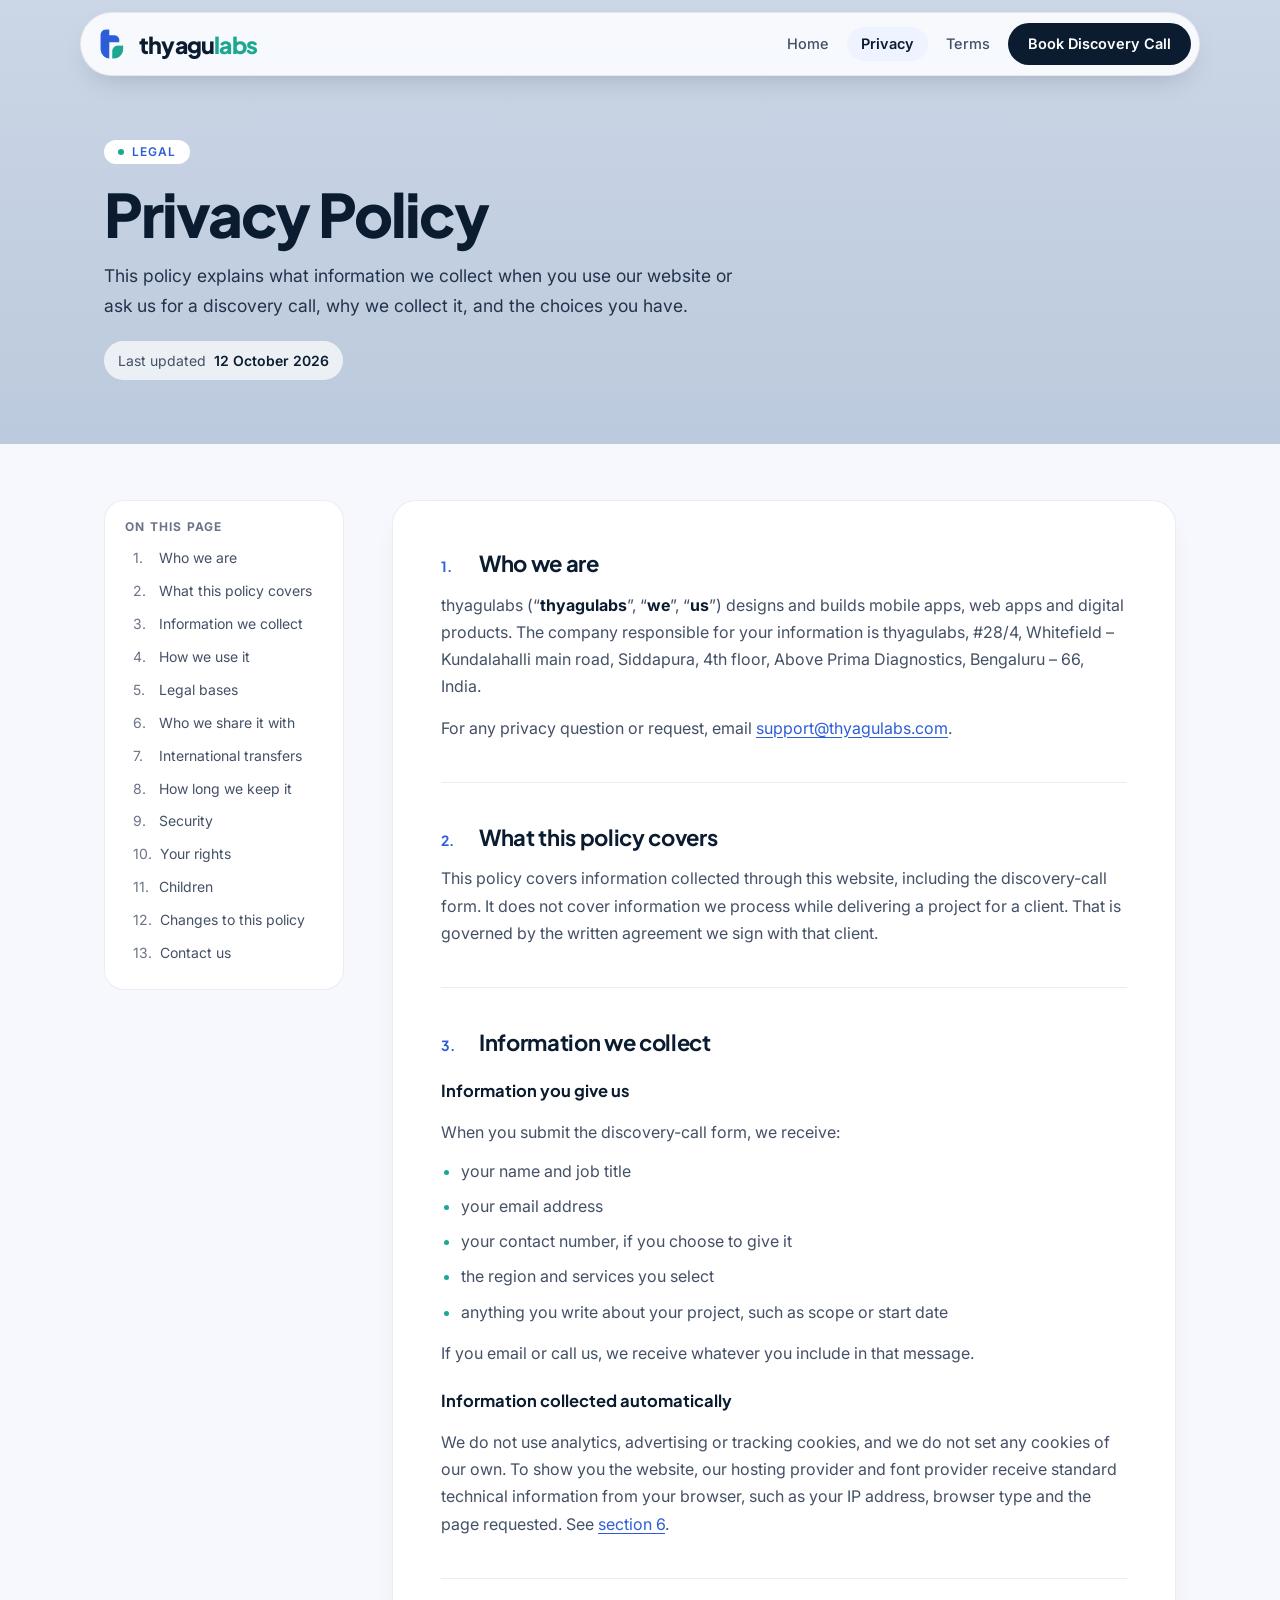
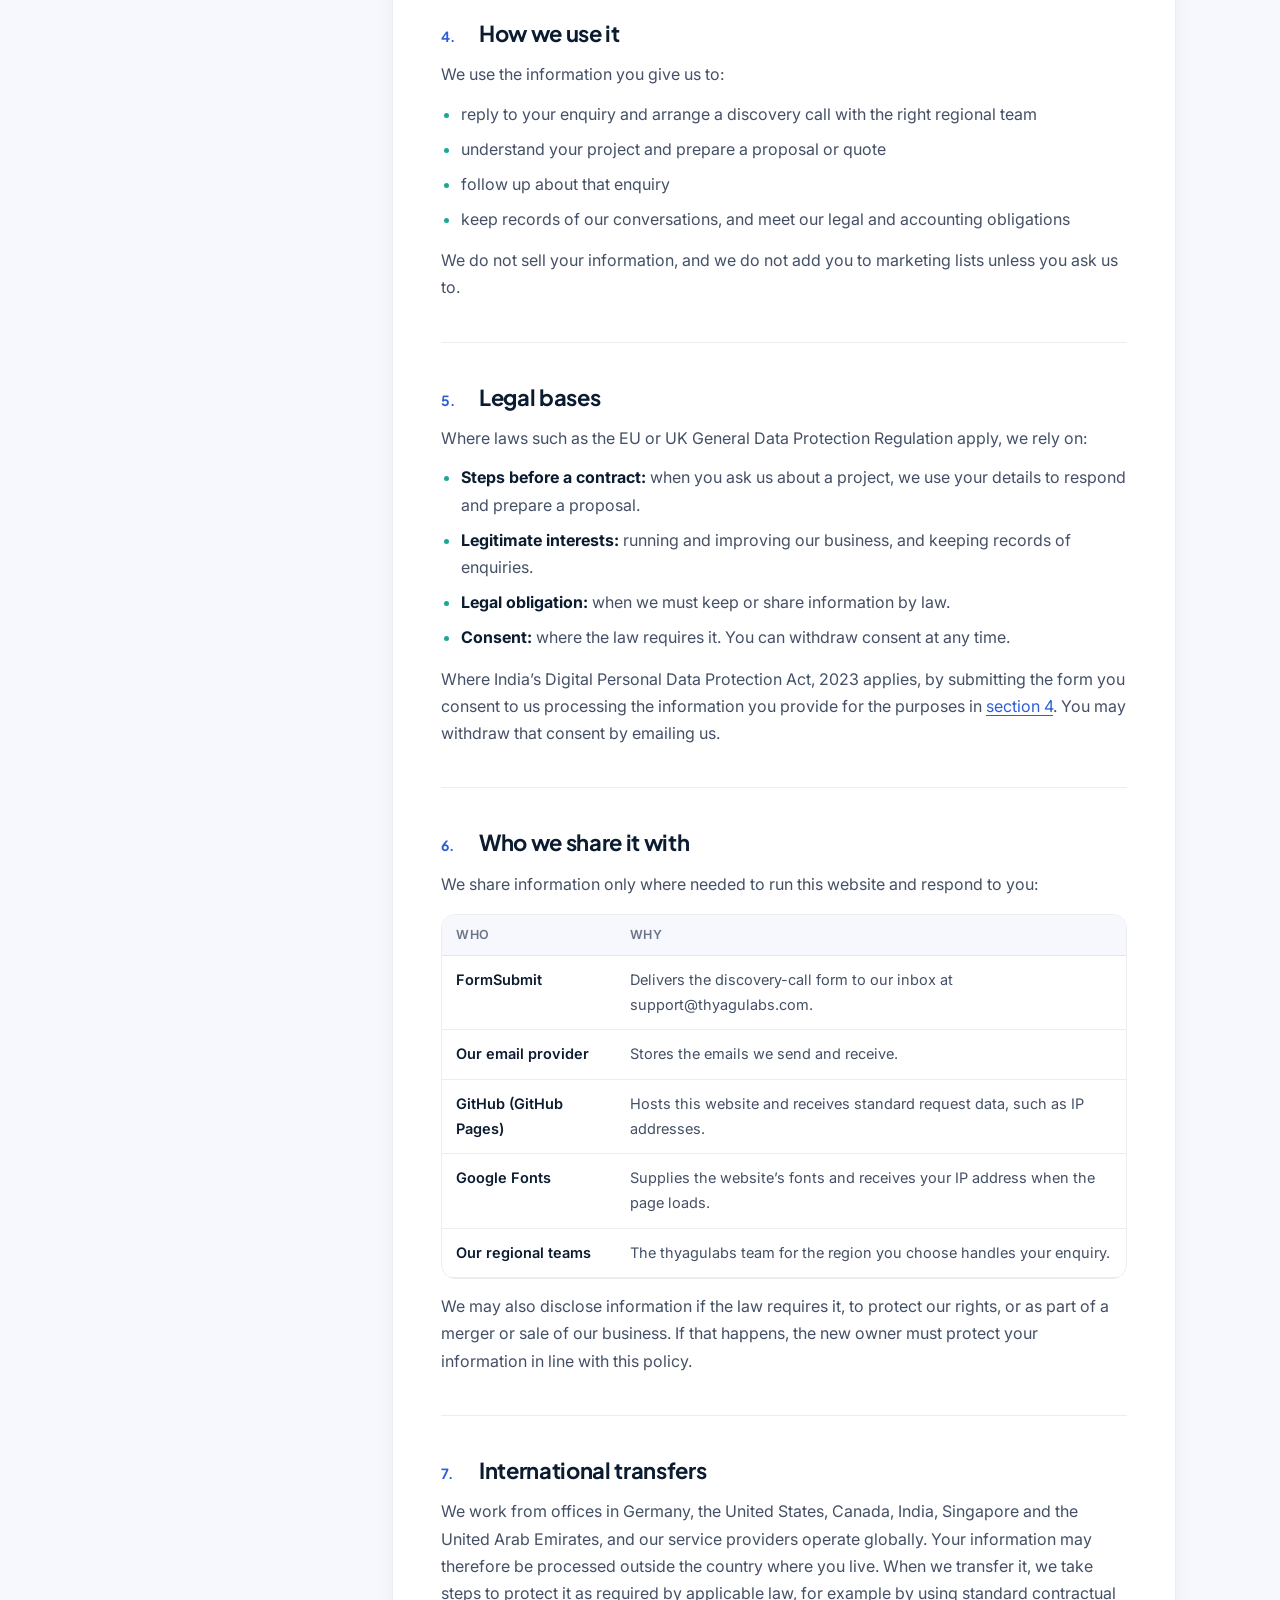
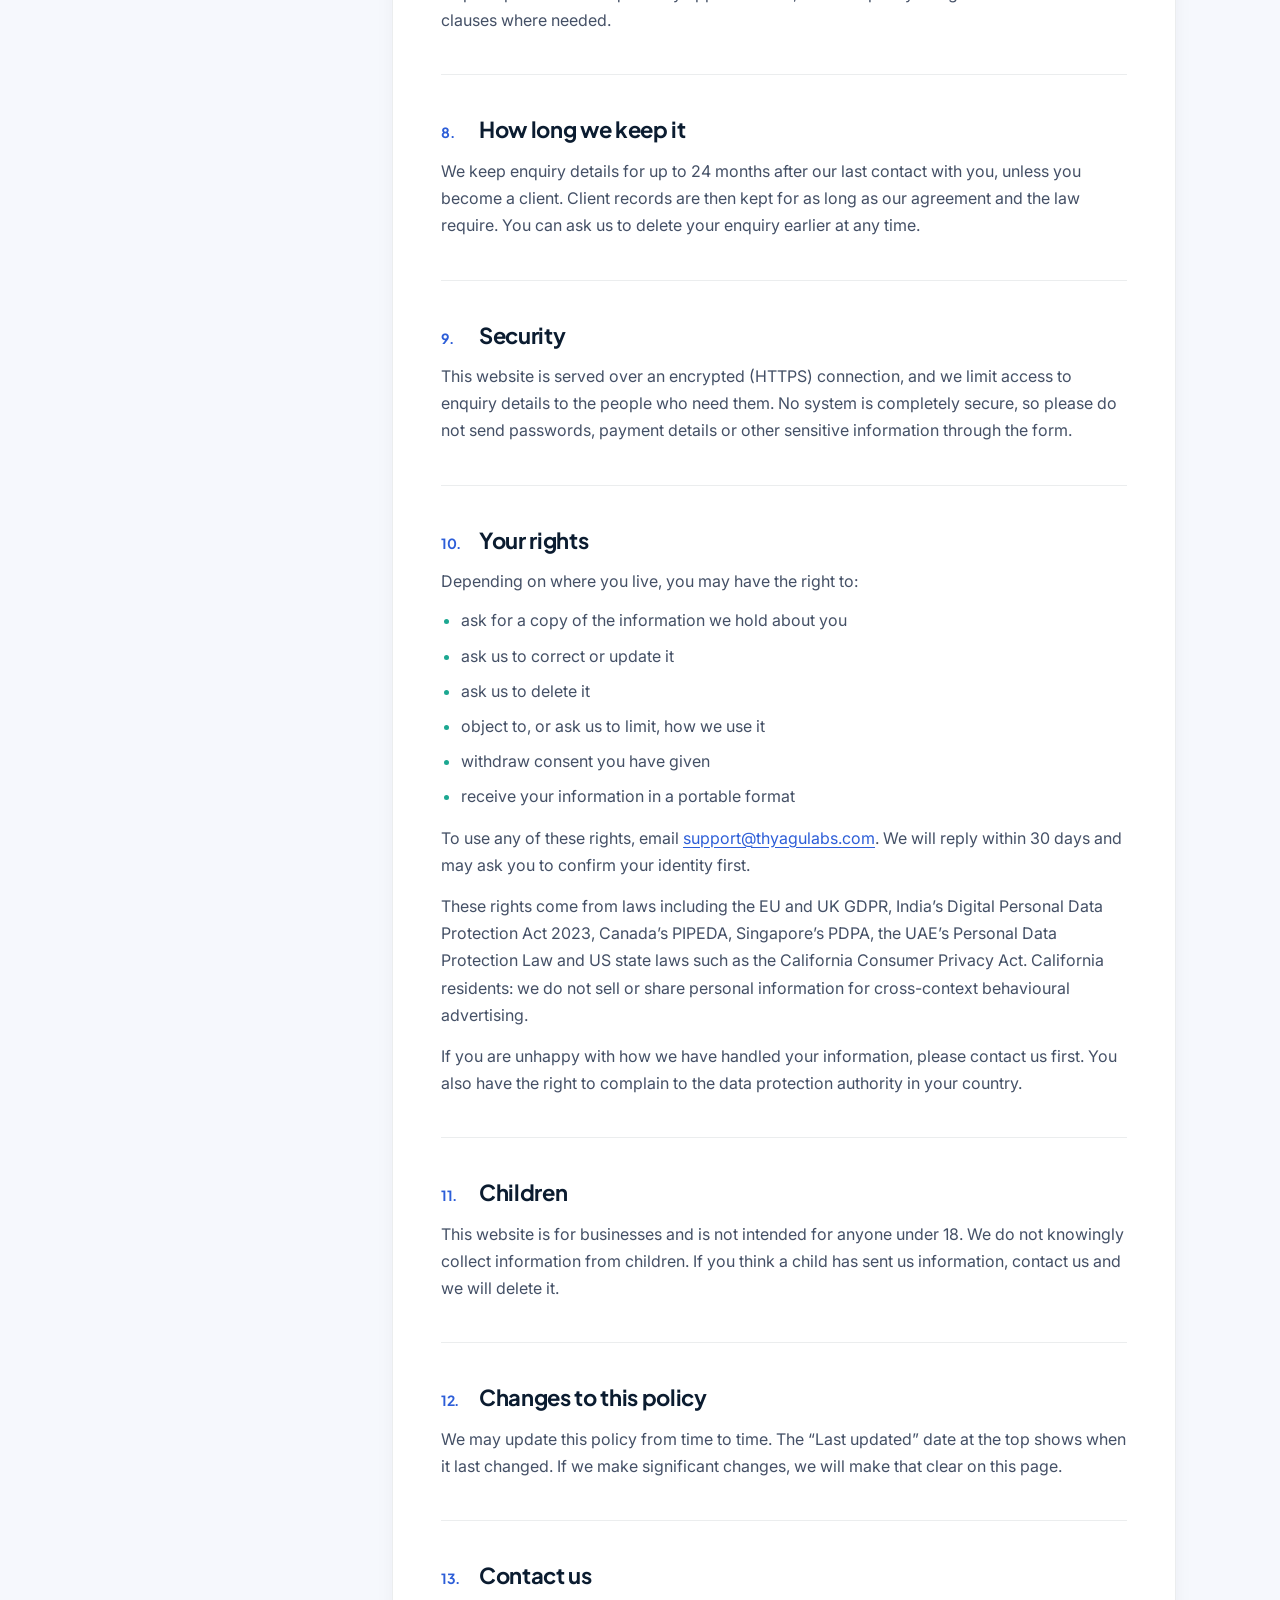
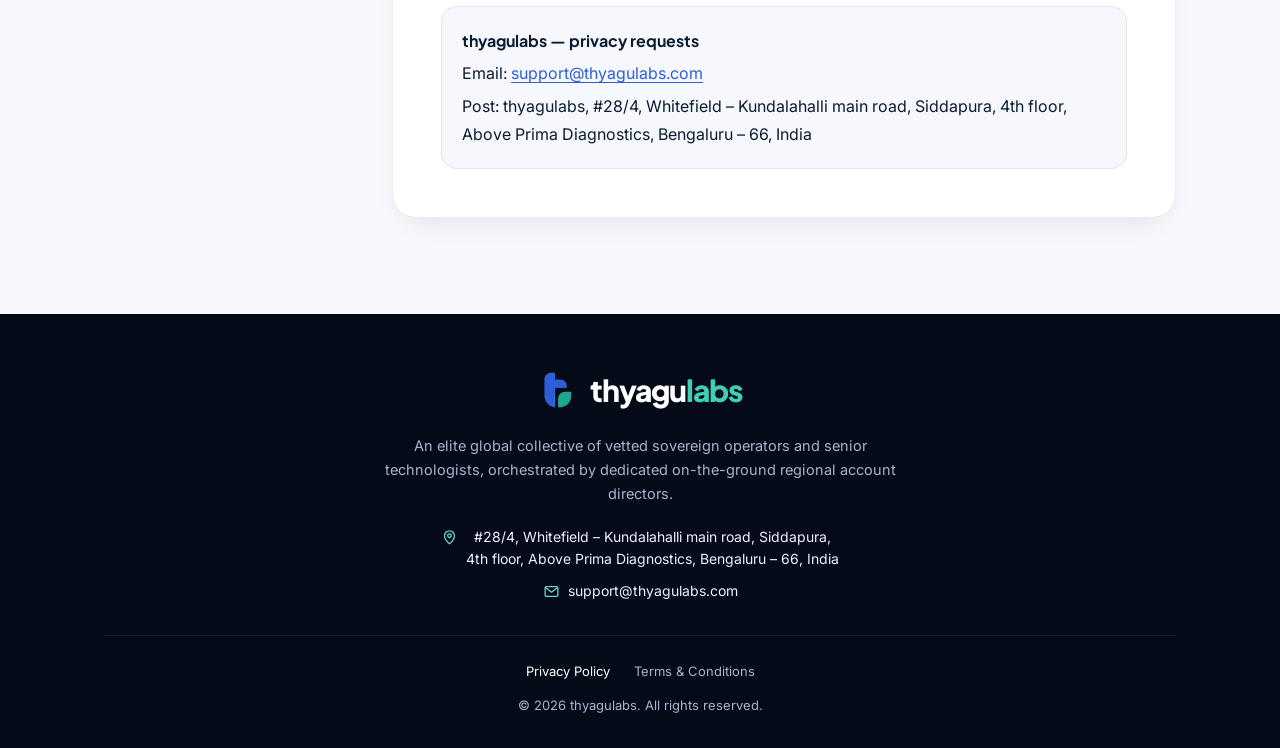
<file: privacy.html>
<!DOCTYPE html>
<html lang="en">
<head>
<meta charset="utf-8">
<meta name="viewport" content="width=device-width, initial-scale=1">
<title>Privacy Policy — thyagulabs</title>
<meta name="description" content="How thyagulabs collects, uses and protects the information you share through our website.">
<meta name="theme-color" content="#2d5ed8">
<link rel="icon" type="image/png" href="assets/favicon.png">
<link rel="apple-touch-icon" href="assets/apple-touch-icon.png">
<link rel="preconnect" href="https://fonts.googleapis.com">
<link rel="preconnect" href="https://fonts.gstatic.com" crossorigin>
<link rel="stylesheet" href="https://fonts.googleapis.com/css2?family=Inter:wght@400;500;600;700&family=Plus+Jakarta+Sans:wght@600;700;800&display=swap">
<link rel="stylesheet" href="assets/legal.css">
</head>
<body>

<header class="top">
  <div class="bar">
    <a class="brand" href="index.html" aria-label="thyagulabs home"><img src="assets/logo-mark.png" alt=""><span class="wm">thyagu<em>labs</em></span></a>
    <nav aria-label="Legal">
      <a class="home" href="index.html">Home</a>
      <a href="privacy.html" aria-current="page">Privacy</a>
      <a href="terms.html">Terms</a>
      <a class="cta" href="index.html#discovery">Book Discovery Call</a>
    </nav>
  </div>
</header>

<main>
  <div class="head">
    <div class="wrap">
      <span class="eyebrow">Legal</span>
      <h1>Privacy Policy</h1>
      <p>This policy explains what information we collect when you use our website or ask us for a discovery call, why we collect it, and the choices you have.</p>
      <div class="updated">Last updated <b>12 October 2026</b></div>
    </div>
  </div>

  <div class="wrap layout">
    <aside class="toc" aria-label="On this page">
      <b>On this page</b>
      <ol>
        <li><a href="#who">Who we are</a></li>
        <li><a href="#scope">What this policy covers</a></li>
        <li><a href="#collect">Information we collect</a></li>
        <li><a href="#use">How we use it</a></li>
        <li><a href="#basis">Legal bases</a></li>
        <li><a href="#share">Who we share it with</a></li>
        <li><a href="#transfers">International transfers</a></li>
        <li><a href="#retention">How long we keep it</a></li>
        <li><a href="#security">Security</a></li>
        <li><a href="#rights">Your rights</a></li>
        <li><a href="#children">Children</a></li>
        <li><a href="#changes">Changes to this policy</a></li>
        <li><a href="#contact">Contact us</a></li>
      </ol>
    </aside>

    <article class="doc">
      <section id="who">
        <h2><span>1.</span>Who we are</h2>
        <p>thyagulabs (“<strong>thyagulabs</strong>”, “<strong>we</strong>”, “<strong>us</strong>”) designs and builds mobile apps, web apps and digital products. The company responsible for your information is thyagulabs, #28/4, Whitefield – Kundalahalli main road, Siddapura, 4th floor, Above Prima Diagnostics, Bengaluru – 66, India.</p>
        <p>For any privacy question or request, email <a href="mailto:support@thyagulabs.com">support@thyagulabs.com</a>.</p>
      </section>

      <section id="scope">
        <h2><span>2.</span>What this policy covers</h2>
        <p>This policy covers information collected through this website, including the discovery-call form. It does not cover information we process while delivering a project for a client. That is governed by the written agreement we sign with that client.</p>
      </section>

      <section id="collect">
        <h2><span>3.</span>Information we collect</h2>
        <h3>Information you give us</h3>
        <p>When you submit the discovery-call form, we receive:</p>
        <ul>
          <li>your name and job title</li>
          <li>your email address</li>
          <li>your contact number, if you choose to give it</li>
          <li>the region and services you select</li>
          <li>anything you write about your project, such as scope or start date</li>
        </ul>
        <p>If you email or call us, we receive whatever you include in that message.</p>
        <h3>Information collected automatically</h3>
        <p>We do not use analytics, advertising or tracking cookies, and we do not set any cookies of our own. To show you the website, our hosting provider and font provider receive standard technical information from your browser, such as your IP address, browser type and the page requested. See <a href="#share">section 6</a>.</p>
      </section>

      <section id="use">
        <h2><span>4.</span>How we use it</h2>
        <p>We use the information you give us to:</p>
        <ul>
          <li>reply to your enquiry and arrange a discovery call with the right regional team</li>
          <li>understand your project and prepare a proposal or quote</li>
          <li>follow up about that enquiry</li>
          <li>keep records of our conversations, and meet our legal and accounting obligations</li>
        </ul>
        <p>We do not sell your information, and we do not add you to marketing lists unless you ask us to.</p>
      </section>

      <section id="basis">
        <h2><span>5.</span>Legal bases</h2>
        <p>Where laws such as the EU or UK General Data Protection Regulation apply, we rely on:</p>
        <ul>
          <li><strong>Steps before a contract:</strong> when you ask us about a project, we use your details to respond and prepare a proposal.</li>
          <li><strong>Legitimate interests:</strong> running and improving our business, and keeping records of enquiries.</li>
          <li><strong>Legal obligation:</strong> when we must keep or share information by law.</li>
          <li><strong>Consent:</strong> where the law requires it. You can withdraw consent at any time.</li>
        </ul>
        <p>Where India’s Digital Personal Data Protection Act, 2023 applies, by submitting the form you consent to us processing the information you provide for the purposes in <a href="#use">section 4</a>. You may withdraw that consent by emailing us.</p>
      </section>

      <section id="share">
        <h2><span>6.</span>Who we share it with</h2>
        <p>We share information only where needed to run this website and respond to you:</p>
        <div class="table-wrap">
          <table>
            <thead><tr><th>Who</th><th>Why</th></tr></thead>
            <tbody>
              <tr><td>FormSubmit</td><td>Delivers the discovery-call form to our inbox at support@thyagulabs.com.</td></tr>
              <tr><td>Our email provider</td><td>Stores the emails we send and receive.</td></tr>
              <tr><td>GitHub (GitHub Pages)</td><td>Hosts this website and receives standard request data, such as IP addresses.</td></tr>
              <tr><td>Google Fonts</td><td>Supplies the website’s fonts and receives your IP address when the page loads.</td></tr>
              <tr><td>Our regional teams</td><td>The thyagulabs team for the region you choose handles your enquiry.</td></tr>
            </tbody>
          </table>
        </div>
        <p>We may also disclose information if the law requires it, to protect our rights, or as part of a merger or sale of our business. If that happens, the new owner must protect your information in line with this policy.</p>
      </section>

      <section id="transfers">
        <h2><span>7.</span>International transfers</h2>
        <p>We work from offices in Germany, the United States, Canada, India, Singapore and the United Arab Emirates, and our service providers operate globally. Your information may therefore be processed outside the country where you live. When we transfer it, we take steps to protect it as required by applicable law, for example by using standard contractual clauses where needed.</p>
      </section>

      <section id="retention">
        <h2><span>8.</span>How long we keep it</h2>
        <p>We keep enquiry details for up to 24 months after our last contact with you, unless you become a client. Client records are then kept for as long as our agreement and the law require. You can ask us to delete your enquiry earlier at any time.</p>
      </section>

      <section id="security">
        <h2><span>9.</span>Security</h2>
        <p>This website is served over an encrypted (HTTPS) connection, and we limit access to enquiry details to the people who need them. No system is completely secure, so please do not send passwords, payment details or other sensitive information through the form.</p>
      </section>

      <section id="rights">
        <h2><span>10.</span>Your rights</h2>
        <p>Depending on where you live, you may have the right to:</p>
        <ul>
          <li>ask for a copy of the information we hold about you</li>
          <li>ask us to correct or update it</li>
          <li>ask us to delete it</li>
          <li>object to, or ask us to limit, how we use it</li>
          <li>withdraw consent you have given</li>
          <li>receive your information in a portable format</li>
        </ul>
        <p>To use any of these rights, email <a href="mailto:support@thyagulabs.com">support@thyagulabs.com</a>. We will reply within 30 days and may ask you to confirm your identity first.</p>
        <p>These rights come from laws including the EU and UK GDPR, India’s Digital Personal Data Protection Act 2023, Canada’s PIPEDA, Singapore’s PDPA, the UAE’s Personal Data Protection Law and US state laws such as the California Consumer Privacy Act. California residents: we do not sell or share personal information for cross-context behavioural advertising.</p>
        <p>If you are unhappy with how we have handled your information, please contact us first. You also have the right to complain to the data protection authority in your country.</p>
      </section>

      <section id="children">
        <h2><span>11.</span>Children</h2>
        <p>This website is for businesses and is not intended for anyone under 18. We do not knowingly collect information from children. If you think a child has sent us information, contact us and we will delete it.</p>
      </section>

      <section id="changes">
        <h2><span>12.</span>Changes to this policy</h2>
        <p>We may update this policy from time to time. The “Last updated” date at the top shows when it last changed. If we make significant changes, we will make that clear on this page.</p>
      </section>

      <section id="contact">
        <h2><span>13.</span>Contact us</h2>
        <div class="contact-card">
          <b>thyagulabs — privacy requests</b>
          <span>Email: <a href="mailto:support@thyagulabs.com">support@thyagulabs.com</a></span>
          <span>Post: thyagulabs, #28/4, Whitefield – Kundalahalli main road, Siddapura, 4th floor, Above Prima Diagnostics, Bengaluru – 66, India</span>
        </div>
      </section>
    </article>
  </div>
</main>

<footer>
  <div class="wrap">
    <a class="fbrand" href="index.html"><img src="assets/logo-mark.png" alt=""><span class="wm">thyagu<em>labs</em></span></a>
    <p class="about">An elite global collective of vetted sovereign operators and senior technologists, orchestrated by dedicated on-the-ground regional account directors.</p>
    <address class="faddr">
      <span><svg class="fi" viewBox="0 0 24 24" aria-hidden="true"><path d="M12 21s-7-6.2-7-11.5a7 7 0 0 1 14 0C19 14.8 12 21 12 21z"/><circle cx="12" cy="9.5" r="2.5"/></svg>#28/4, Whitefield – Kundalahalli main road, Siddapura,<br>4th floor, Above Prima Diagnostics, Bengaluru – 66, India</span>
      <a href="mailto:support@thyagulabs.com"><svg class="fi" viewBox="0 0 24 24" aria-hidden="true"><rect x="3" y="5" width="18" height="14" rx="2"/><path d="M3.5 6.5l8.5 6.5 8.5-6.5"/></svg>support@thyagulabs.com</a>
    </address>
    <div class="fbottom">
      <nav aria-label="Legal">
        <a href="privacy.html" aria-current="page">Privacy Policy</a>
        <a href="terms.html">Terms &amp; Conditions</a>
      </nav>
      <span>© <span id="year">2026</span> thyagulabs. All rights reserved.</span>
    </div>
  </div>
</footer>
<script>document.getElementById("year").textContent = new Date().getFullYear();</script>
</body>
</html>
</file>
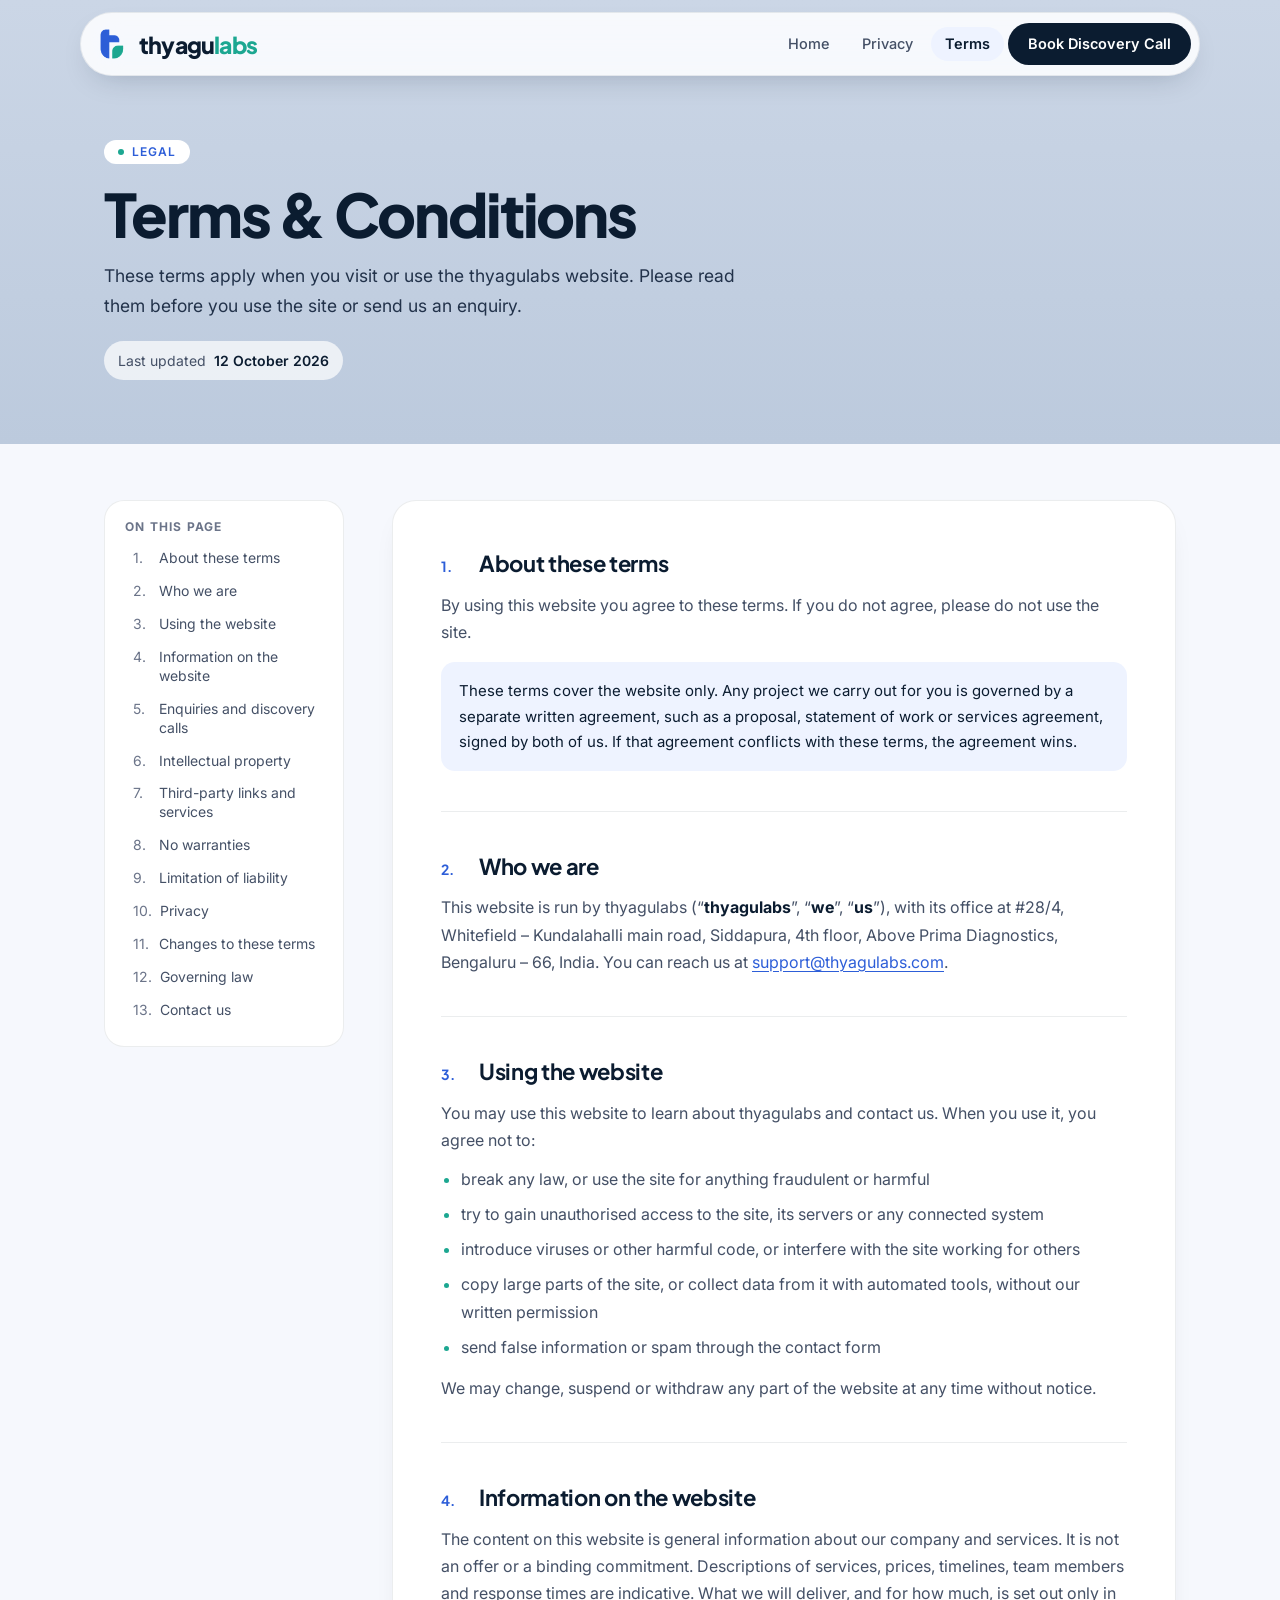
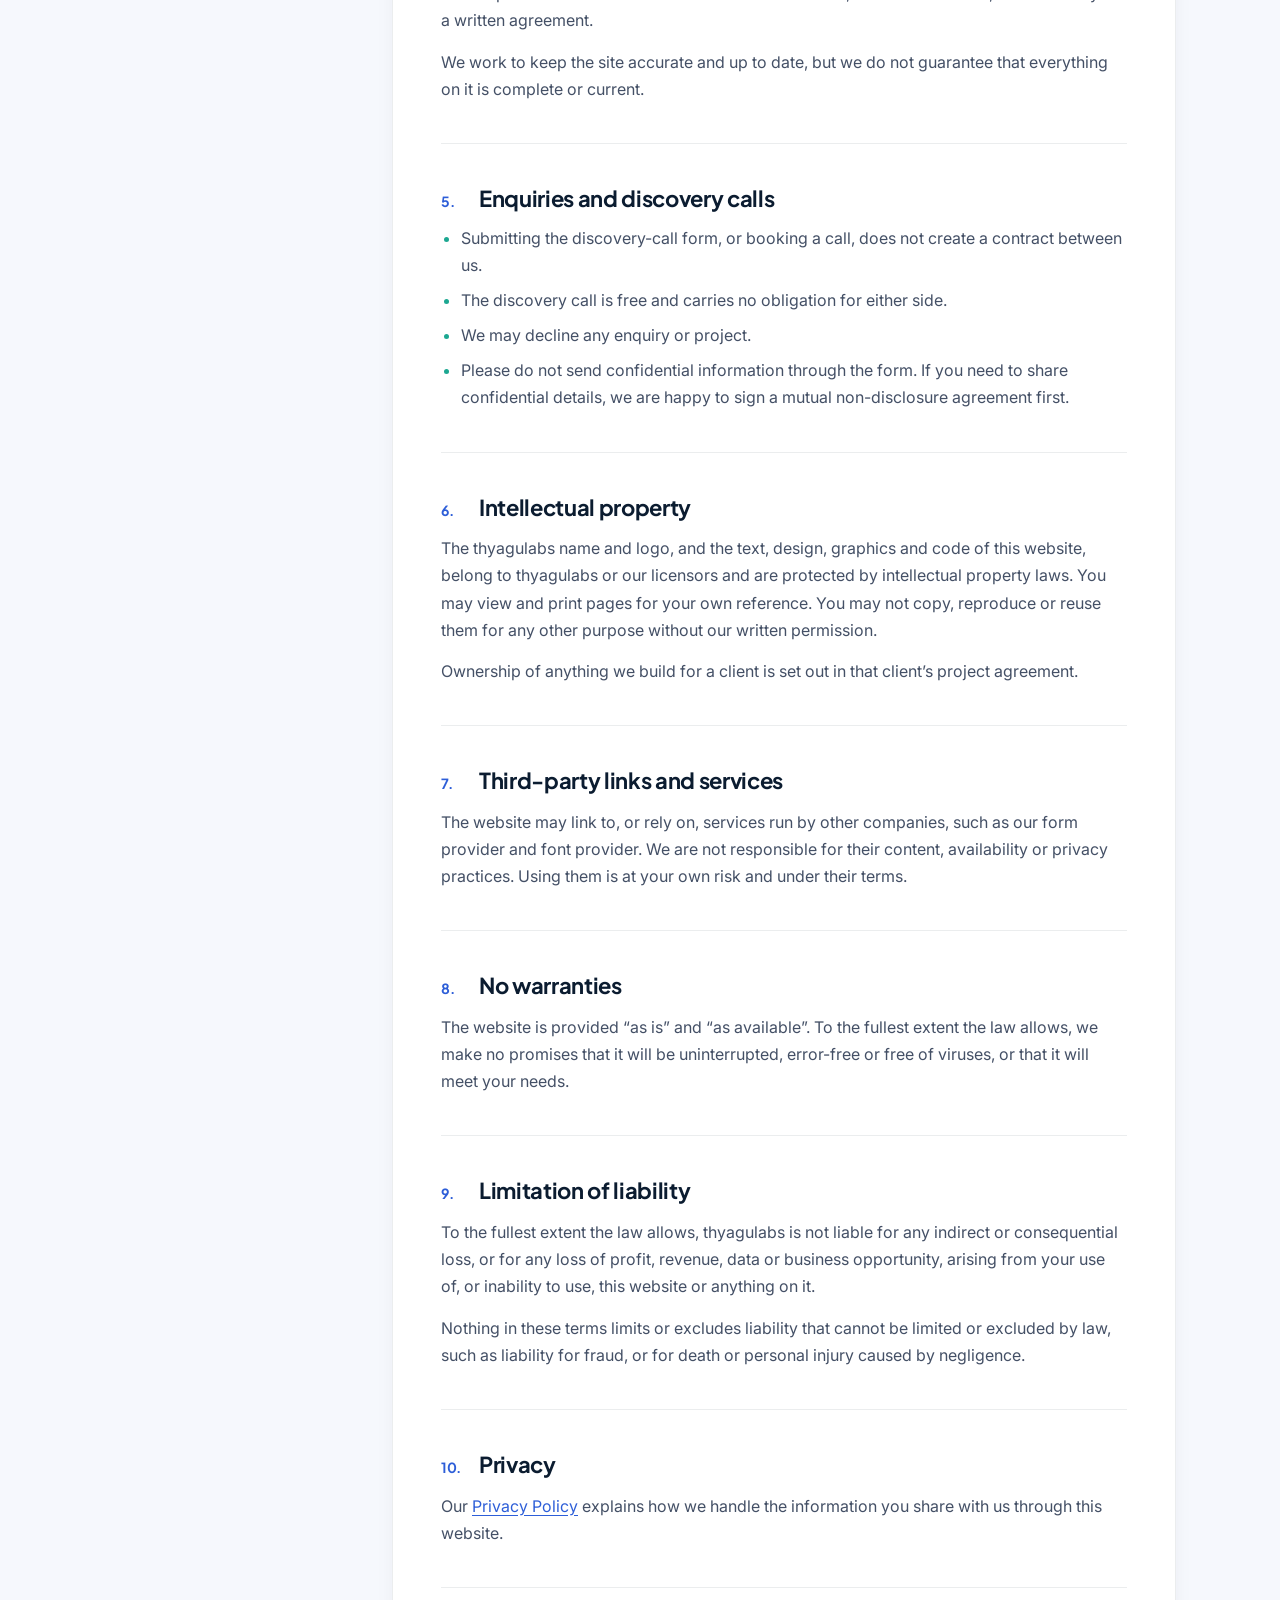
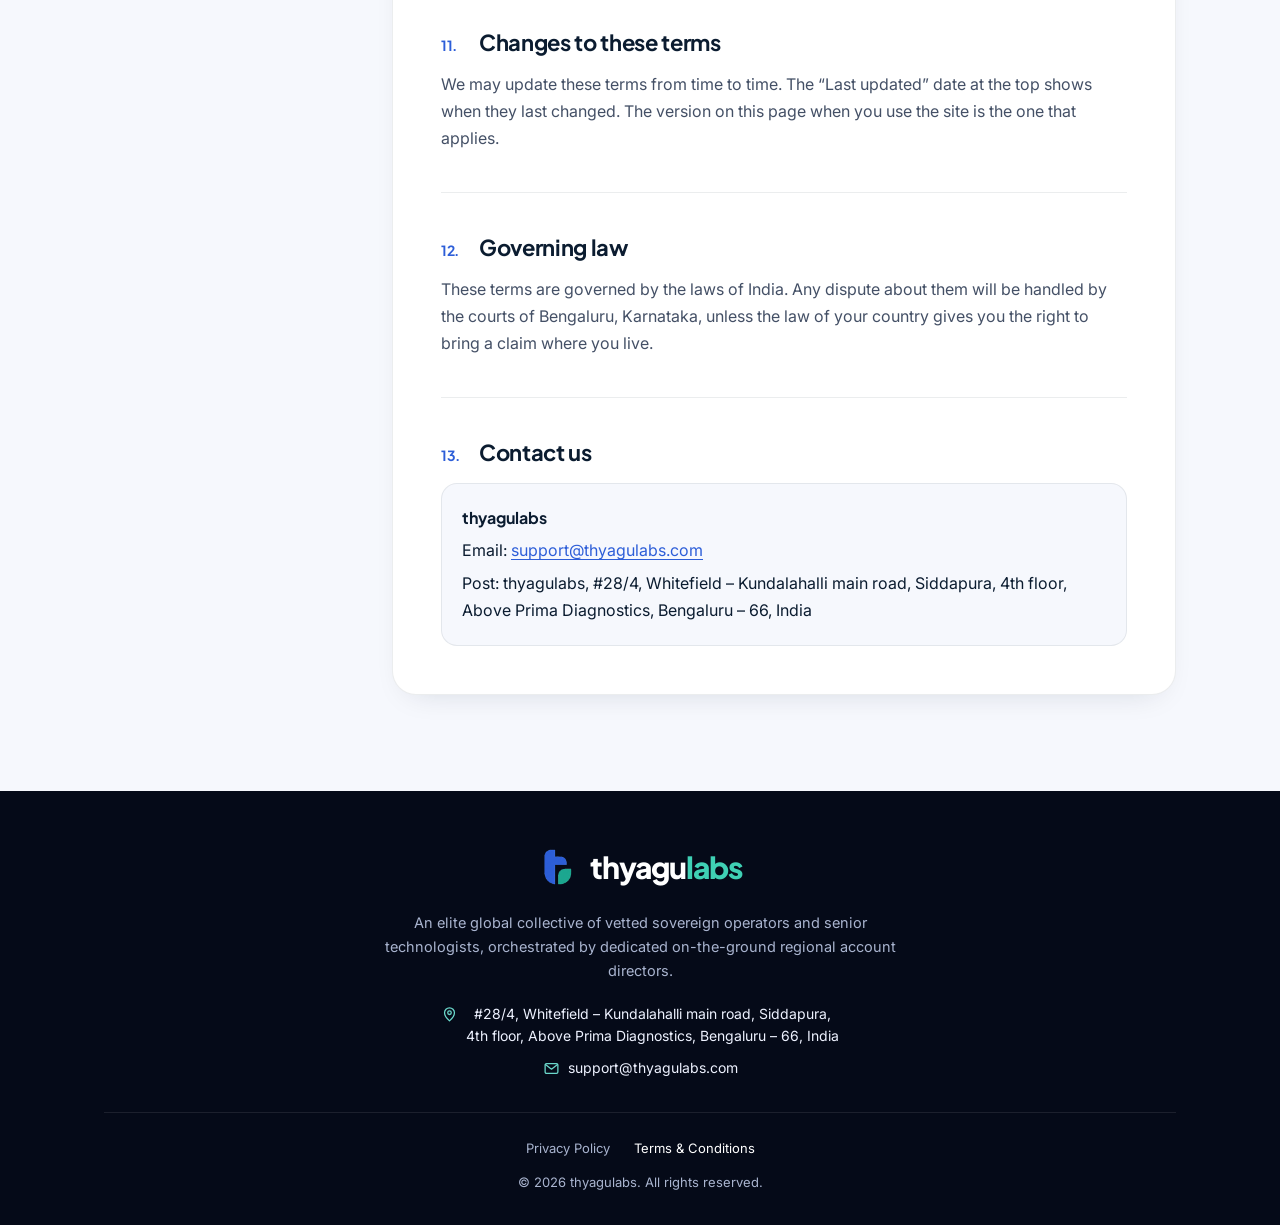
<file: terms.html>
<!DOCTYPE html>
<html lang="en">
<head>
<meta charset="utf-8">
<meta name="viewport" content="width=device-width, initial-scale=1">
<title>Terms &amp; Conditions — thyagulabs</title>
<meta name="description" content="The terms that apply when you use the thyagulabs website.">
<meta name="theme-color" content="#2d5ed8">
<link rel="icon" type="image/png" href="assets/favicon.png">
<link rel="apple-touch-icon" href="assets/apple-touch-icon.png">
<link rel="preconnect" href="https://fonts.googleapis.com">
<link rel="preconnect" href="https://fonts.gstatic.com" crossorigin>
<link rel="stylesheet" href="https://fonts.googleapis.com/css2?family=Inter:wght@400;500;600;700&family=Plus+Jakarta+Sans:wght@600;700;800&display=swap">
<link rel="stylesheet" href="assets/legal.css">
</head>
<body>

<header class="top">
  <div class="bar">
    <a class="brand" href="index.html" aria-label="thyagulabs home"><img src="assets/logo-mark.png" alt=""><span class="wm">thyagu<em>labs</em></span></a>
    <nav aria-label="Legal">
      <a class="home" href="index.html">Home</a>
      <a href="privacy.html">Privacy</a>
      <a href="terms.html" aria-current="page">Terms</a>
      <a class="cta" href="index.html#discovery">Book Discovery Call</a>
    </nav>
  </div>
</header>

<main>
  <div class="head">
    <div class="wrap">
      <span class="eyebrow">Legal</span>
      <h1>Terms &amp; Conditions</h1>
      <p>These terms apply when you visit or use the thyagulabs website. Please read them before you use the site or send us an enquiry.</p>
      <div class="updated">Last updated <b>12 October 2026</b></div>
    </div>
  </div>

  <div class="wrap layout">
    <aside class="toc" aria-label="On this page">
      <b>On this page</b>
      <ol>
        <li><a href="#about">About these terms</a></li>
        <li><a href="#who">Who we are</a></li>
        <li><a href="#use">Using the website</a></li>
        <li><a href="#info">Information on the website</a></li>
        <li><a href="#enquiries">Enquiries and discovery calls</a></li>
        <li><a href="#ip">Intellectual property</a></li>
        <li><a href="#links">Third-party links and services</a></li>
        <li><a href="#disclaimer">No warranties</a></li>
        <li><a href="#liability">Limitation of liability</a></li>
        <li><a href="#privacy">Privacy</a></li>
        <li><a href="#changes">Changes to these terms</a></li>
        <li><a href="#law">Governing law</a></li>
        <li><a href="#contact">Contact us</a></li>
      </ol>
    </aside>

    <article class="doc">
      <section id="about">
        <h2><span>1.</span>About these terms</h2>
        <p>By using this website you agree to these terms. If you do not agree, please do not use the site.</p>
        <div class="note">These terms cover the website only. Any project we carry out for you is governed by a separate written agreement, such as a proposal, statement of work or services agreement, signed by both of us. If that agreement conflicts with these terms, the agreement wins.</div>
      </section>

      <section id="who">
        <h2><span>2.</span>Who we are</h2>
        <p>This website is run by thyagulabs (“<strong>thyagulabs</strong>”, “<strong>we</strong>”, “<strong>us</strong>”), with its office at #28/4, Whitefield – Kundalahalli main road, Siddapura, 4th floor, Above Prima Diagnostics, Bengaluru – 66, India. You can reach us at <a href="mailto:support@thyagulabs.com">support@thyagulabs.com</a>.</p>
      </section>

      <section id="use">
        <h2><span>3.</span>Using the website</h2>
        <p>You may use this website to learn about thyagulabs and contact us. When you use it, you agree not to:</p>
        <ul>
          <li>break any law, or use the site for anything fraudulent or harmful</li>
          <li>try to gain unauthorised access to the site, its servers or any connected system</li>
          <li>introduce viruses or other harmful code, or interfere with the site working for others</li>
          <li>copy large parts of the site, or collect data from it with automated tools, without our written permission</li>
          <li>send false information or spam through the contact form</li>
        </ul>
        <p>We may change, suspend or withdraw any part of the website at any time without notice.</p>
      </section>

      <section id="info">
        <h2><span>4.</span>Information on the website</h2>
        <p>The content on this website is general information about our company and services. It is not an offer or a binding commitment. Descriptions of services, prices, timelines, team members and response times are indicative. What we will deliver, and for how much, is set out only in a written agreement.</p>
        <p>We work to keep the site accurate and up to date, but we do not guarantee that everything on it is complete or current.</p>
      </section>

      <section id="enquiries">
        <h2><span>5.</span>Enquiries and discovery calls</h2>
        <ul>
          <li>Submitting the discovery-call form, or booking a call, does not create a contract between us.</li>
          <li>The discovery call is free and carries no obligation for either side.</li>
          <li>We may decline any enquiry or project.</li>
          <li>Please do not send confidential information through the form. If you need to share confidential details, we are happy to sign a mutual non-disclosure agreement first.</li>
        </ul>
      </section>

      <section id="ip">
        <h2><span>6.</span>Intellectual property</h2>
        <p>The thyagulabs name and logo, and the text, design, graphics and code of this website, belong to thyagulabs or our licensors and are protected by intellectual property laws. You may view and print pages for your own reference. You may not copy, reproduce or reuse them for any other purpose without our written permission.</p>
        <p>Ownership of anything we build for a client is set out in that client’s project agreement.</p>
      </section>

      <section id="links">
        <h2><span>7.</span>Third-party links and services</h2>
        <p>The website may link to, or rely on, services run by other companies, such as our form provider and font provider. We are not responsible for their content, availability or privacy practices. Using them is at your own risk and under their terms.</p>
      </section>

      <section id="disclaimer">
        <h2><span>8.</span>No warranties</h2>
        <p>The website is provided “as is” and “as available”. To the fullest extent the law allows, we make no promises that it will be uninterrupted, error-free or free of viruses, or that it will meet your needs.</p>
      </section>

      <section id="liability">
        <h2><span>9.</span>Limitation of liability</h2>
        <p>To the fullest extent the law allows, thyagulabs is not liable for any indirect or consequential loss, or for any loss of profit, revenue, data or business opportunity, arising from your use of, or inability to use, this website or anything on it.</p>
        <p>Nothing in these terms limits or excludes liability that cannot be limited or excluded by law, such as liability for fraud, or for death or personal injury caused by negligence.</p>
      </section>

      <section id="privacy">
        <h2><span>10.</span>Privacy</h2>
        <p>Our <a href="privacy.html">Privacy Policy</a> explains how we handle the information you share with us through this website.</p>
      </section>

      <section id="changes">
        <h2><span>11.</span>Changes to these terms</h2>
        <p>We may update these terms from time to time. The “Last updated” date at the top shows when they last changed. The version on this page when you use the site is the one that applies.</p>
      </section>

      <section id="law">
        <h2><span>12.</span>Governing law</h2>
        <p>These terms are governed by the laws of India. Any dispute about them will be handled by the courts of Bengaluru, Karnataka, unless the law of your country gives you the right to bring a claim where you live.</p>
      </section>

      <section id="contact">
        <h2><span>13.</span>Contact us</h2>
        <div class="contact-card">
          <b>thyagulabs</b>
          <span>Email: <a href="mailto:support@thyagulabs.com">support@thyagulabs.com</a></span>
          <span>Post: thyagulabs, #28/4, Whitefield – Kundalahalli main road, Siddapura, 4th floor, Above Prima Diagnostics, Bengaluru – 66, India</span>
        </div>
      </section>
    </article>
  </div>
</main>

<footer>
  <div class="wrap">
    <a class="fbrand" href="index.html"><img src="assets/logo-mark.png" alt=""><span class="wm">thyagu<em>labs</em></span></a>
    <p class="about">An elite global collective of vetted sovereign operators and senior technologists, orchestrated by dedicated on-the-ground regional account directors.</p>
    <address class="faddr">
      <span><svg class="fi" viewBox="0 0 24 24" aria-hidden="true"><path d="M12 21s-7-6.2-7-11.5a7 7 0 0 1 14 0C19 14.8 12 21 12 21z"/><circle cx="12" cy="9.5" r="2.5"/></svg>#28/4, Whitefield – Kundalahalli main road, Siddapura,<br>4th floor, Above Prima Diagnostics, Bengaluru – 66, India</span>
      <a href="mailto:support@thyagulabs.com"><svg class="fi" viewBox="0 0 24 24" aria-hidden="true"><rect x="3" y="5" width="18" height="14" rx="2"/><path d="M3.5 6.5l8.5 6.5 8.5-6.5"/></svg>support@thyagulabs.com</a>
    </address>
    <div class="fbottom">
      <nav aria-label="Legal">
        <a href="privacy.html">Privacy Policy</a>
        <a href="terms.html" aria-current="page">Terms &amp; Conditions</a>
      </nav>
      <span>© <span id="year">2026</span> thyagulabs. All rights reserved.</span>
    </div>
  </div>
</footer>
<script>document.getElementById("year").textContent = new Date().getFullYear();</script>
</body>
</html>
</file>
<file: assets/legal.css>
/* Shared styles for privacy.html and terms.html. Tokens match index.html. */
:root {
  --cobalt: #2d5ed8; --emerald: #13917c; --teal: #1ca791;
  --bg: #f6f8fd; --card: #ffffff; --tint: #eef3ff;
  --ink: #0b1c30; --ink-2: #445066; --ink-3: #6b7489; --line: rgba(11, 28, 48, .08);
  --night: #050a18; --night-line: rgba(255, 255, 255, .09); --night-ink-2: #a9b4cf;
  --display: "Plus Jakarta Sans", "Segoe UI", system-ui, sans-serif;
  --body: "Inter", "Segoe UI", system-ui, sans-serif;
  --gutter: 24px;
  color-scheme: light;
}
* { box-sizing: border-box; }
html { scroll-behavior: smooth; scroll-padding-top: 104px; }
body { margin: 0; background: var(--bg); color: var(--ink); font: 400 16px/1.7 var(--body); -webkit-font-smoothing: antialiased; }
a { color: var(--cobalt); text-underline-offset: 3px; }
:focus-visible { outline: 2px solid var(--teal); outline-offset: 3px; border-radius: 6px; }
h1, h2, h3 { font-family: var(--display); margin: 0; text-wrap: balance; }
.wrap { max-width: 1120px; margin: 0 auto; padding-inline: var(--gutter); }
@media (max-width: 767px) { :root { --gutter: 20px; } }
@media (prefers-reduced-motion: reduce) { html { scroll-behavior: auto; } * { transition: none !important; } }

/* header */
.top { position: fixed; z-index: 50; inset: 12px 0 auto; padding-inline: var(--gutter); }
.bar { max-width: 1120px; margin: 0 auto; height: 64px; padding: 0 8px 0 14px; display: flex; align-items: center; gap: 12px; border-radius: 999px; background: rgba(255, 255, 255, .85); border: 1px solid var(--line); box-shadow: 0 12px 30px -14px rgba(11, 28, 48, .25); backdrop-filter: blur(18px) saturate(160%); -webkit-backdrop-filter: blur(18px) saturate(160%); }
.brand { display: flex; align-items: center; gap: 10px; text-decoration: none; }
.brand img { width: 34px; height: 34px; object-fit: contain; }
.wm { font: 800 23px/1 var(--display); letter-spacing: -.035em; color: var(--ink); }
.wm em { font-style: normal; color: var(--teal); }
.bar nav { margin-left: auto; display: flex; align-items: center; gap: 4px; }
.bar nav a { padding: 10px 14px; border-radius: 999px; color: var(--ink-2); text-decoration: none; font: 500 14.5px/1 var(--body); white-space: nowrap; }
.bar nav a:hover { color: var(--ink); background: var(--tint); }
.bar nav a[aria-current="page"] { color: var(--ink); background: var(--tint); font-weight: 600; }
.bar nav a.cta { color: #fff; background: var(--ink); font-weight: 600; padding: 14px 20px; }
.bar nav a.cta:hover { background: var(--cobalt); }
@media (max-width: 639px) { .bar nav a.cta, .bar nav a.home { display: none; } .bar nav a { padding: 9px 10px; font-size: 13.5px; } .bar .wm { font-size: 20px; } .bar { gap: 6px; } }
@media (max-width: 339px) { .bar .wm { display: none; } }

/* page head */
.head { background: linear-gradient(180deg, #cbd6e6 0%, #bccadd 100%); padding: 136px 0 64px; }
.eyebrow { display: inline-flex; align-items: center; gap: 8px; padding: 6px 14px; border-radius: 999px; background: #fff; font: 600 12px/1 var(--body); letter-spacing: .08em; text-transform: uppercase; color: var(--cobalt); }
.eyebrow::before { content: ""; width: 6px; height: 6px; border-radius: 50%; background: var(--teal); }
.head h1 { margin-top: 18px; font-weight: 800; font-size: clamp(36px, 5vw, 60px); line-height: 1.05; letter-spacing: -.035em; }
.head p { margin: 16px 0 0; max-width: 640px; color: #22324a; font-size: 17.5px; }
.updated { margin-top: 20px; display: inline-flex; gap: 8px; align-items: center; padding: 8px 14px; border-radius: 999px; background: rgba(255, 255, 255, .7); font-size: 14px; color: var(--ink-2); }
.updated b { color: var(--ink); font-weight: 600; }

/* body */
.layout { display: grid; grid-template-columns: 240px minmax(0, 1fr); gap: 48px; align-items: start; padding-block: 56px 96px; }
.toc { position: sticky; top: 104px; padding: 20px; border-radius: 20px; background: var(--card); border: 1px solid var(--line); }
.toc b { display: block; margin-bottom: 10px; font: 700 12px/1 var(--body); letter-spacing: .1em; text-transform: uppercase; color: var(--ink-3); }
.toc ol { margin: 0; padding: 0; list-style: none; counter-reset: t; display: grid; gap: 2px; }
.toc li { counter-increment: t; }
.toc a { display: flex; gap: 8px; padding: 6px 8px; border-radius: 8px; color: var(--ink-2); text-decoration: none; font-size: 14px; line-height: 1.35; }
.toc a::before { content: counter(t) "."; color: var(--ink-3); min-width: 18px; }
.toc a:hover { background: var(--tint); color: var(--ink); }
.doc { background: var(--card); border: 1px solid var(--line); border-radius: 24px; padding: 48px; box-shadow: 0 12px 32px -18px rgba(11, 28, 48, .18); }
.doc section + section { margin-top: 40px; padding-top: 40px; border-top: 1px solid var(--line); }
.doc h2 { font-size: 22px; line-height: 1.3; letter-spacing: -.015em; display: flex; gap: 12px; align-items: baseline; }
.doc h2 span { font-size: 14px; color: var(--cobalt); font-weight: 700; min-width: 26px; }
.doc h3 { margin-top: 20px; font-size: 16.5px; }
.doc p, .doc li { color: var(--ink-2); max-width: 70ch; }
.doc p { margin: 14px 0 0; }
.doc ul { margin: 12px 0 0; padding-left: 20px; display: grid; gap: 8px; }
.doc li::marker { color: var(--teal); }
.doc strong { color: var(--ink); }
.doc table { width: 100%; margin-top: 16px; border-collapse: collapse; font-size: 14.5px; }
.doc th, .doc td { text-align: left; vertical-align: top; padding: 12px 14px; border-bottom: 1px solid var(--line); }
.doc th { font: 600 12.5px/1.3 var(--body); letter-spacing: .04em; text-transform: uppercase; color: var(--ink-3); background: var(--bg); }
.doc td { color: var(--ink-2); }
.doc td:first-child { color: var(--ink); font-weight: 600; }
.table-wrap { overflow-x: auto; border: 1px solid var(--line); border-radius: 14px; margin-top: 16px; }
.table-wrap table { margin: 0; min-width: 520px; }
.note { margin-top: 16px; padding: 16px 18px; border-radius: 14px; background: var(--tint); color: var(--ink); font-size: 15px; }
.contact-card { margin-top: 16px; padding: 20px; border-radius: 16px; background: var(--bg); border: 1px solid var(--line); display: grid; gap: 6px; }
.contact-card b { font-family: var(--display); }
/* Text you still need to fill in before going live. Search the file for class="fill". */
mark.fill { background: #fff3c4; color: var(--ink); padding: 1px 5px; border-radius: 4px; }
@media (max-width: 899px) { .layout { grid-template-columns: minmax(0, 1fr); gap: 24px; padding-top: 32px; } .toc { position: static; } .toc ol { grid-template-columns: repeat(2, minmax(0, 1fr)); } }
@media (max-width: 639px) { .doc { padding: 28px 20px; border-radius: 18px; } .toc ol { grid-template-columns: minmax(0, 1fr); } .head { padding: 112px 0 44px; } }

/* footer */
footer { background: var(--night); color: var(--night-ink-2); padding: 56px 0 32px; text-align: center; }
.fbrand { display: inline-flex; align-items: center; gap: 12px; text-decoration: none; }
.fbrand img { width: 40px; height: 40px; object-fit: contain; }
.fbrand .wm { font-size: 30px; color: #fff; }
.fbrand .wm em { color: #3fd0b4; }
footer .about { max-width: 520px; margin: 16px auto 0; font-size: 14.5px; line-height: 1.65; }
footer .faddr { margin: 20px auto 0; max-width: 560px; display: flex; flex-direction: column; align-items: center; gap: 10px; font-style: normal; font-size: 14px; line-height: 1.6; color: #eef2ff; }
footer .faddr span, footer .faddr a { display: inline-flex; align-items: flex-start; gap: 8px; color: inherit; text-decoration: none; }
footer .faddr a:hover { color: #fff; }
footer .fi { width: 17px; height: 17px; margin-top: 3px; flex: none; fill: none; stroke: #6bd8cb; stroke-width: 1.8; stroke-linecap: round; stroke-linejoin: round; }
@media (max-width: 599px) { footer .faddr br { display: none; } }
.fbottom { margin-top: 32px; padding-top: 24px; border-top: 1px solid var(--night-line); display: flex; flex-direction: column; align-items: center; gap: 12px; font-size: 13px; }
.fbottom nav { display: flex; flex-wrap: wrap; justify-content: center; gap: 8px 24px; }
.fbottom a { color: var(--night-ink-2); text-decoration: none; }
.fbottom a:hover, .fbottom a[aria-current="page"] { color: #fff; }
</file>
